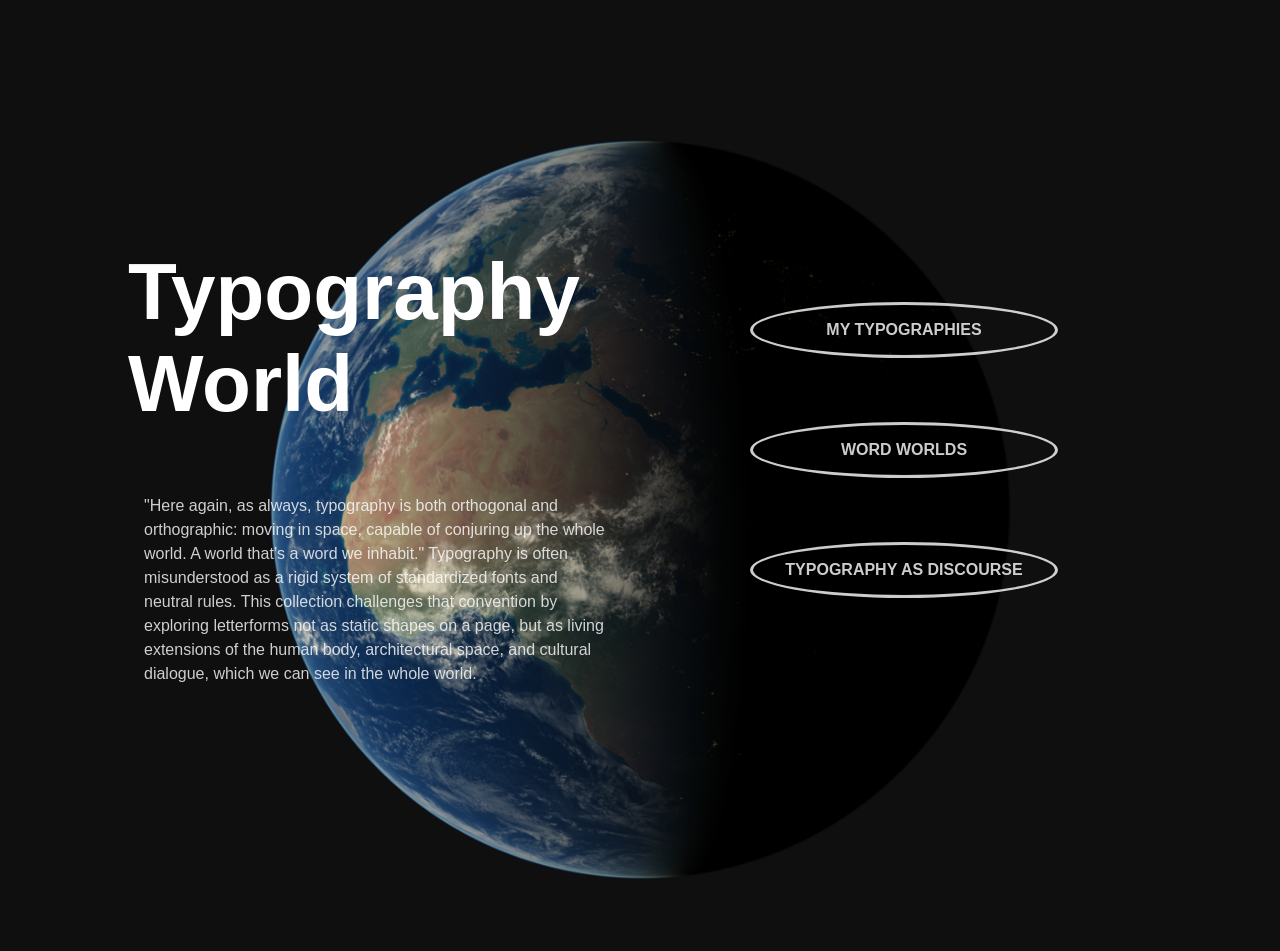
<file: index.html>
<html>
	<head>
		<meta name="viewport" content="width=device-width, initial-scale=1">
		<title>Binding</title>
		<style>
			@import 'styles/reset.css' layer(reset);
			@import 'styles/common.css' layer(common);
		</style>
	</head>
	<body>
		<main>
		<header>
			<h1>Typography World</h1>
			<p class="explanation">"Here again, as always, typography is both orthogonal and orthographic: moving in space, capable of conjuring up the whole world. A world that’s a word we inhabit." Typography is often misunderstood as a rigid system of standardized fonts and neutral rules. This collection challenges that convention by exploring letterforms not as static shapes on a page, but as living extensions of the human body, architectural space, and cultural dialogue, which we can see in the whole world.</p>
		</header>
		<nav>
			<ol>
				<li><a href="my-typographies/"> MY TYPOGRAPHIES</a></li>
				<li><a href="word-worlds/"> WORD WORLDS</a></li>
				<li><a href="discourse/"> TYPOGRAPHY AS DISCOURSE</a></li>
			</ol>
		</nav>
	</main>
	<figure>
		<img src="Earth-Photo.png" alt="Earth image">
	</figure>
	</body>
</html>
</file>
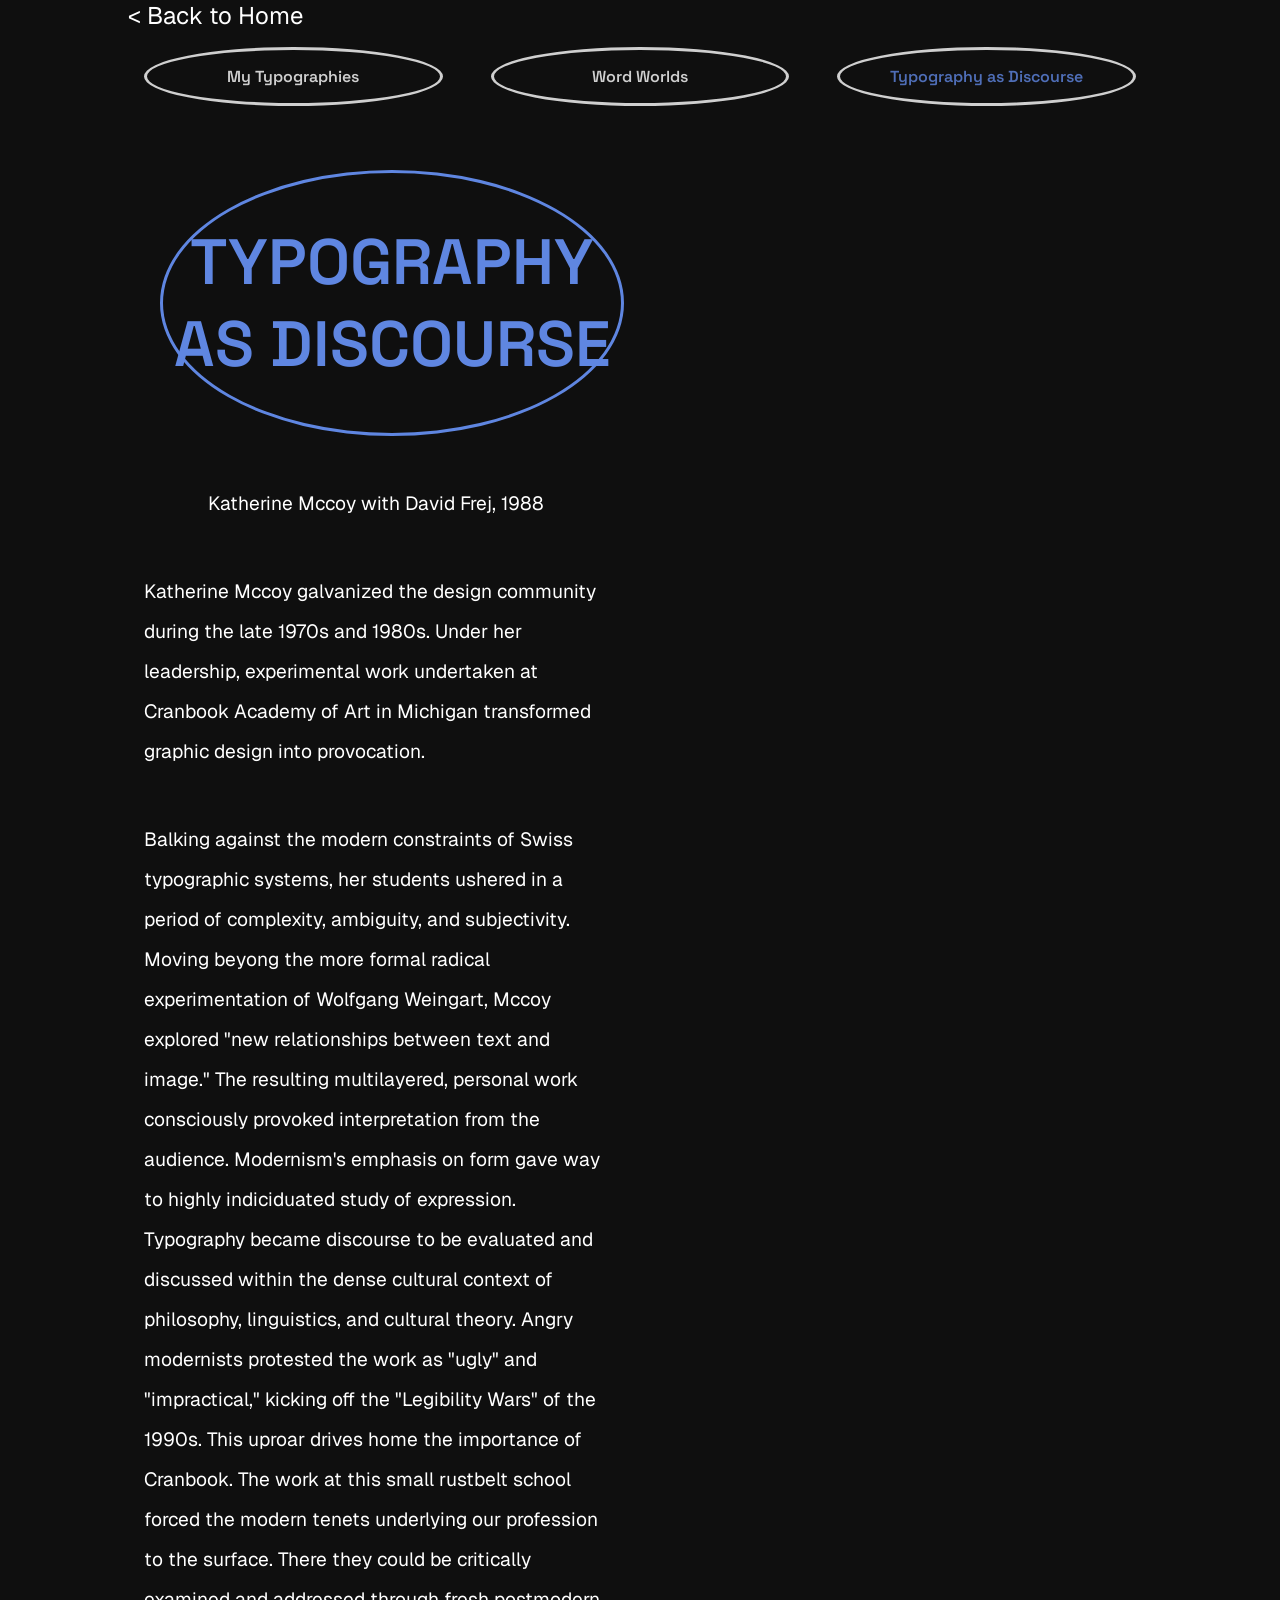
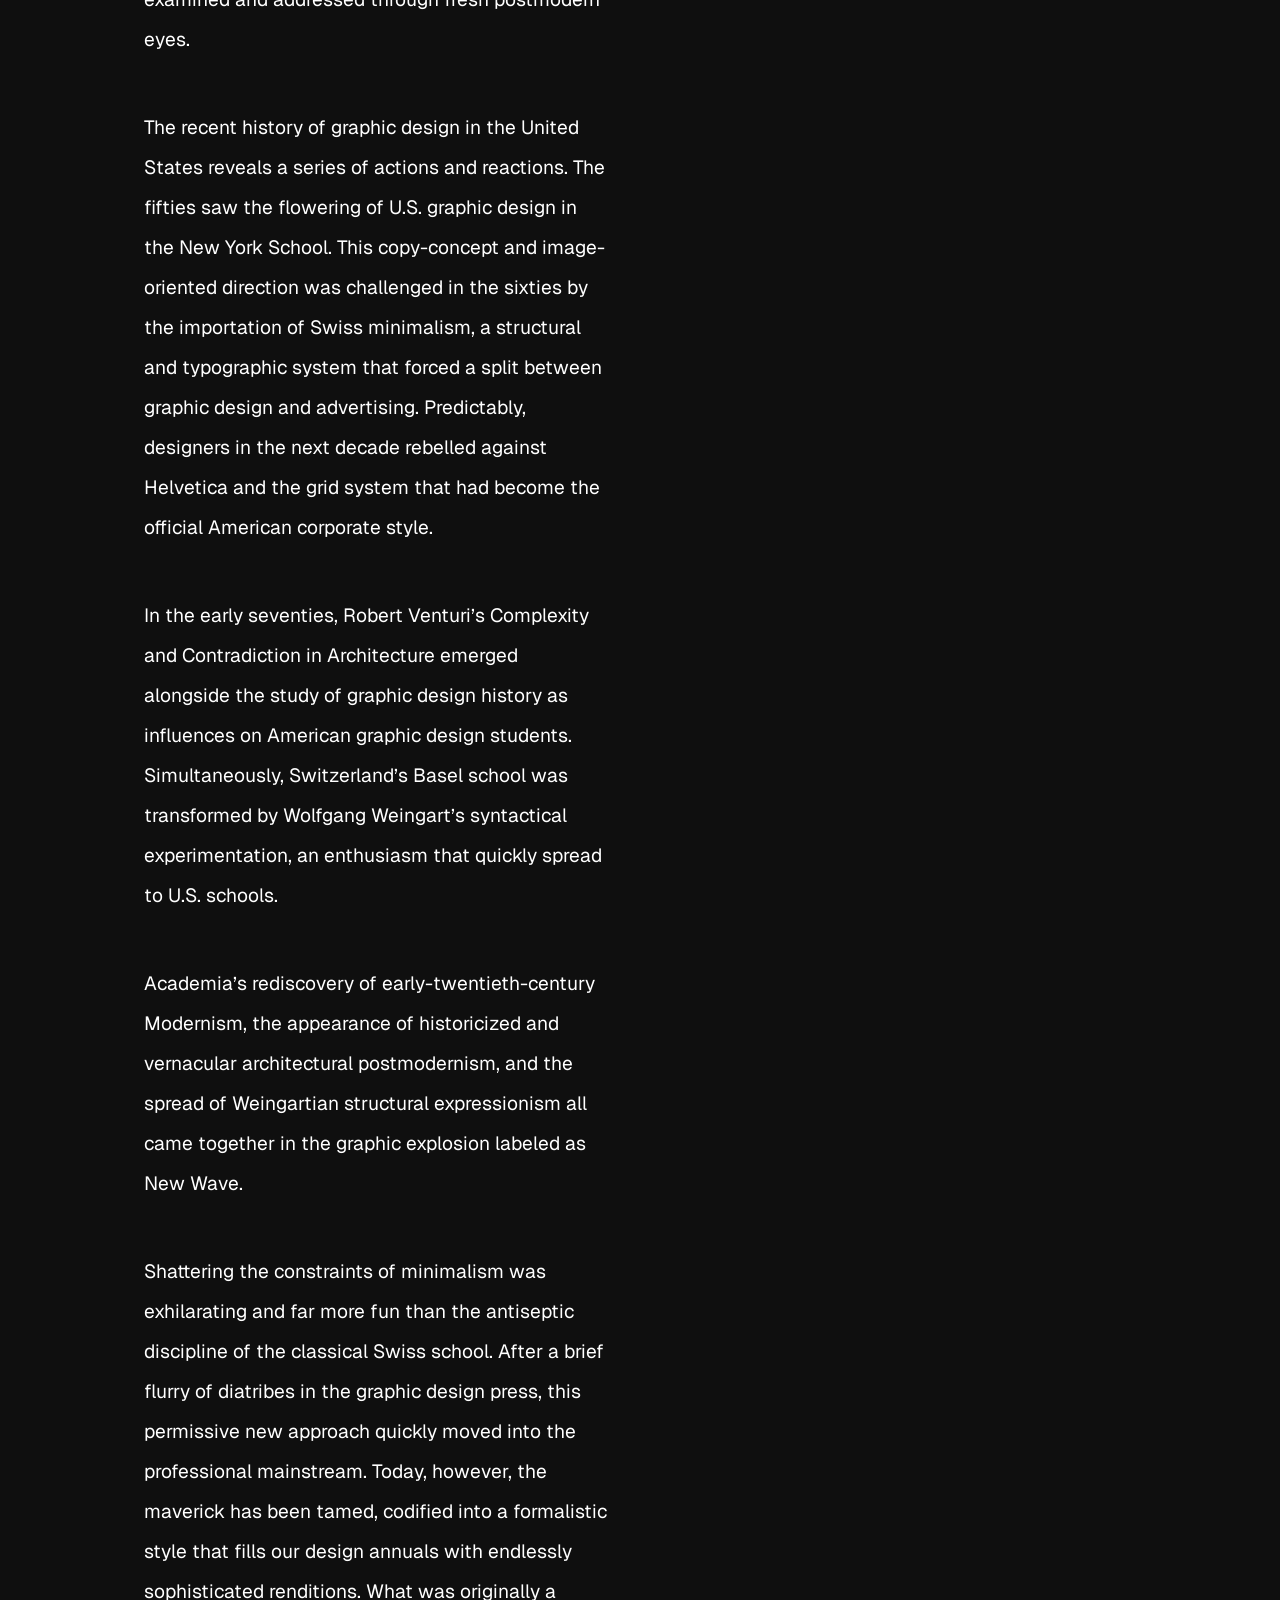
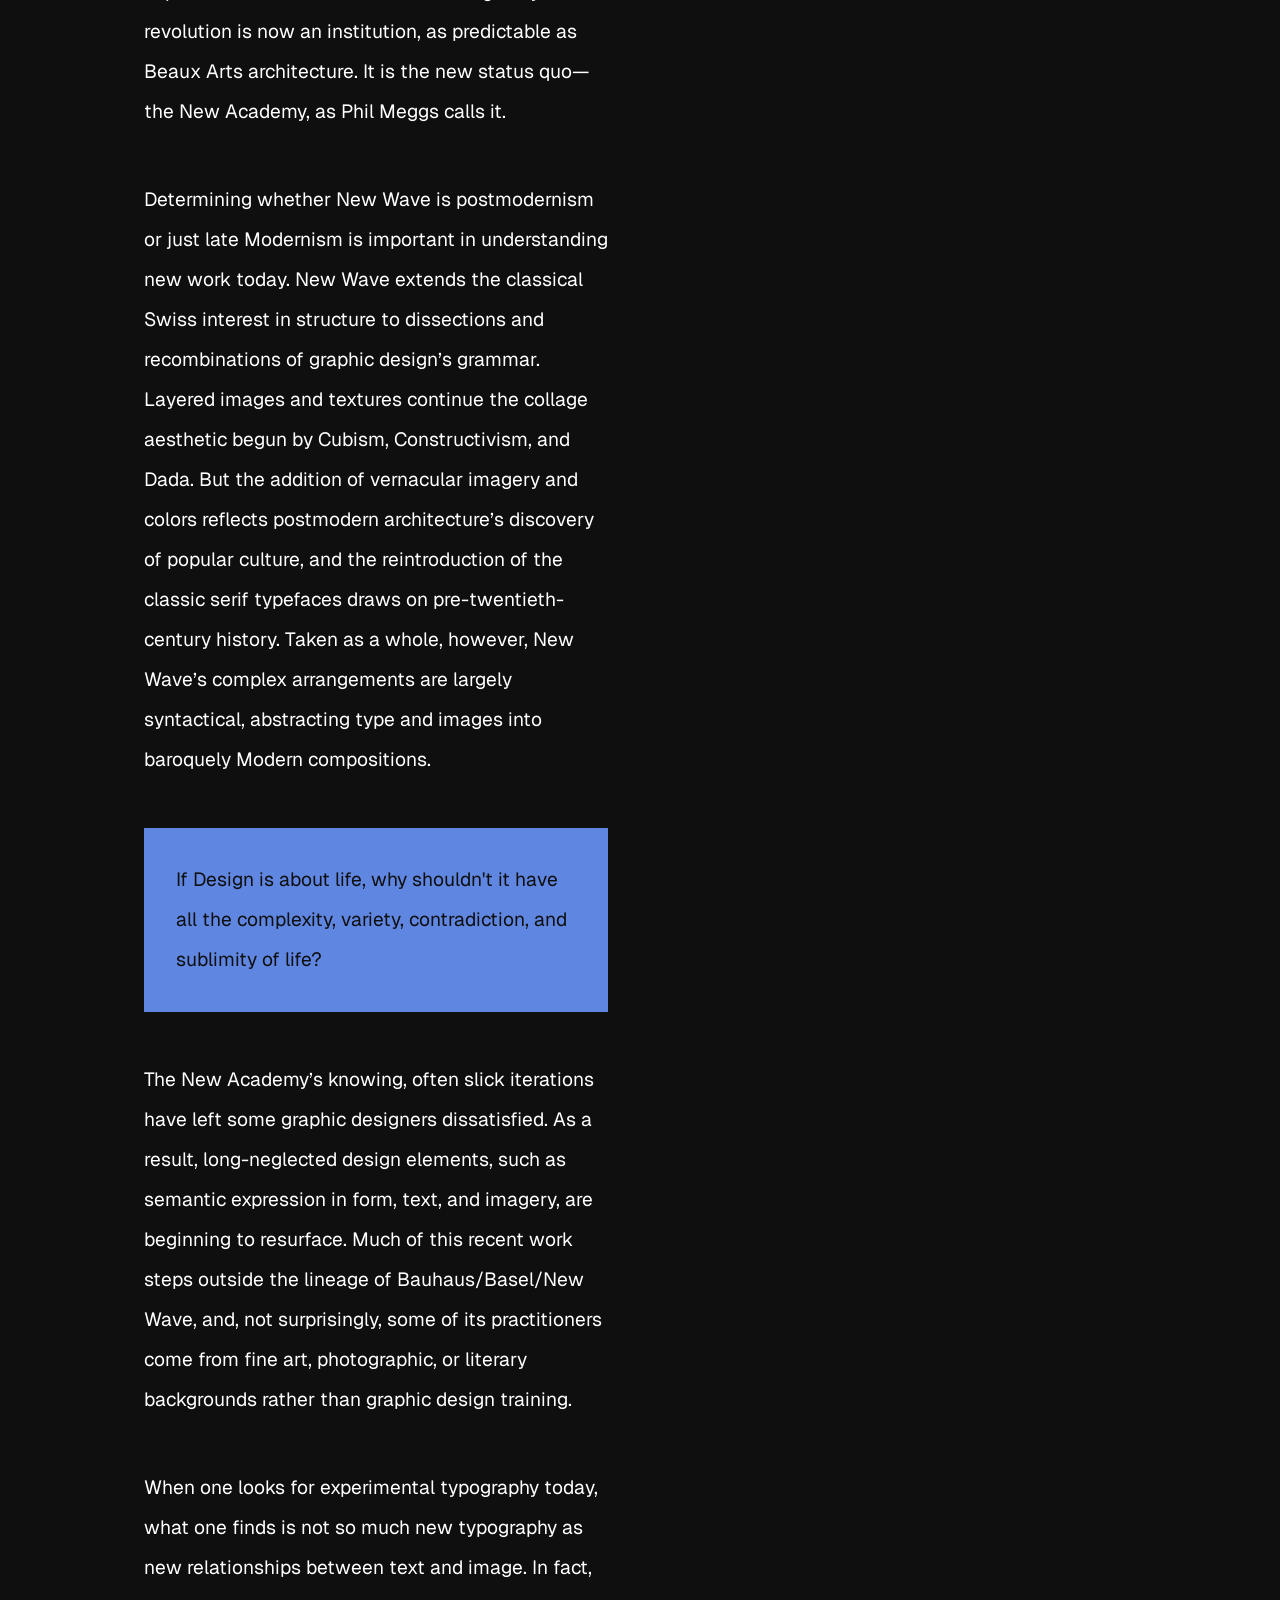
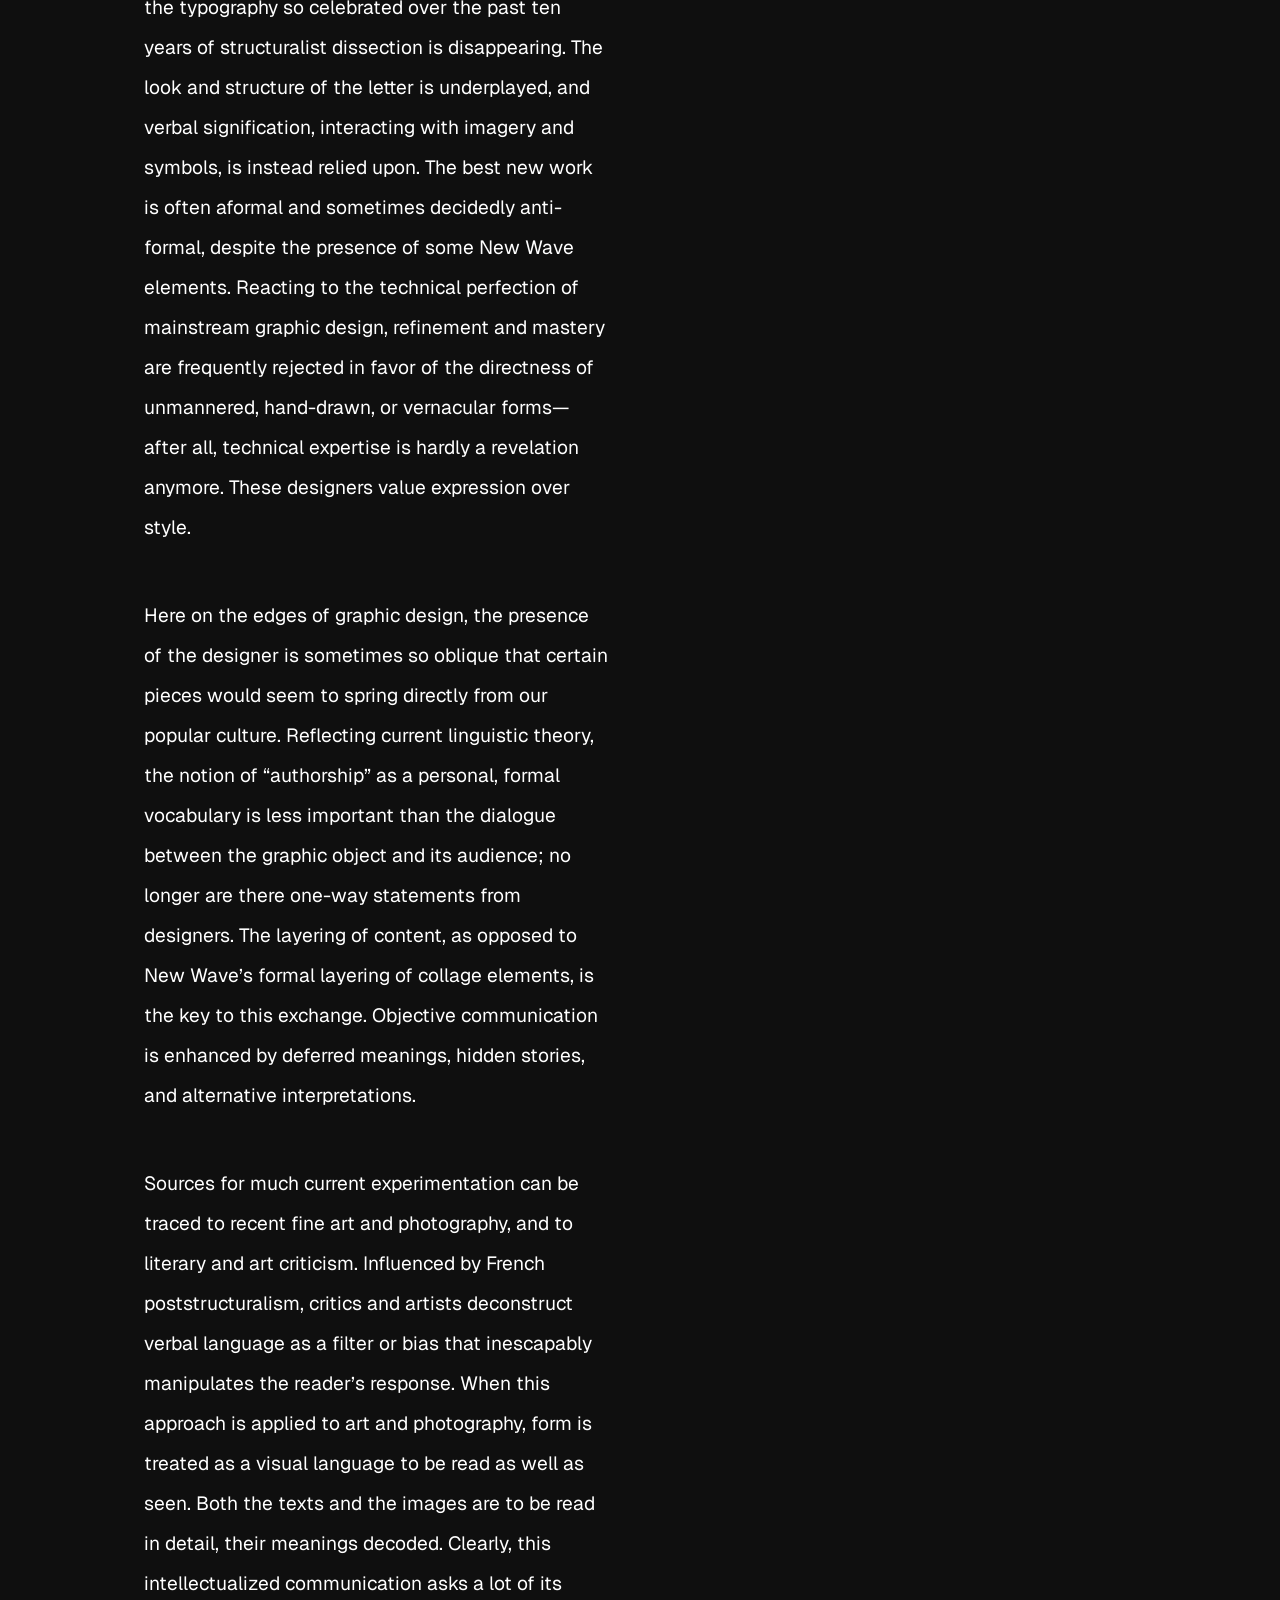
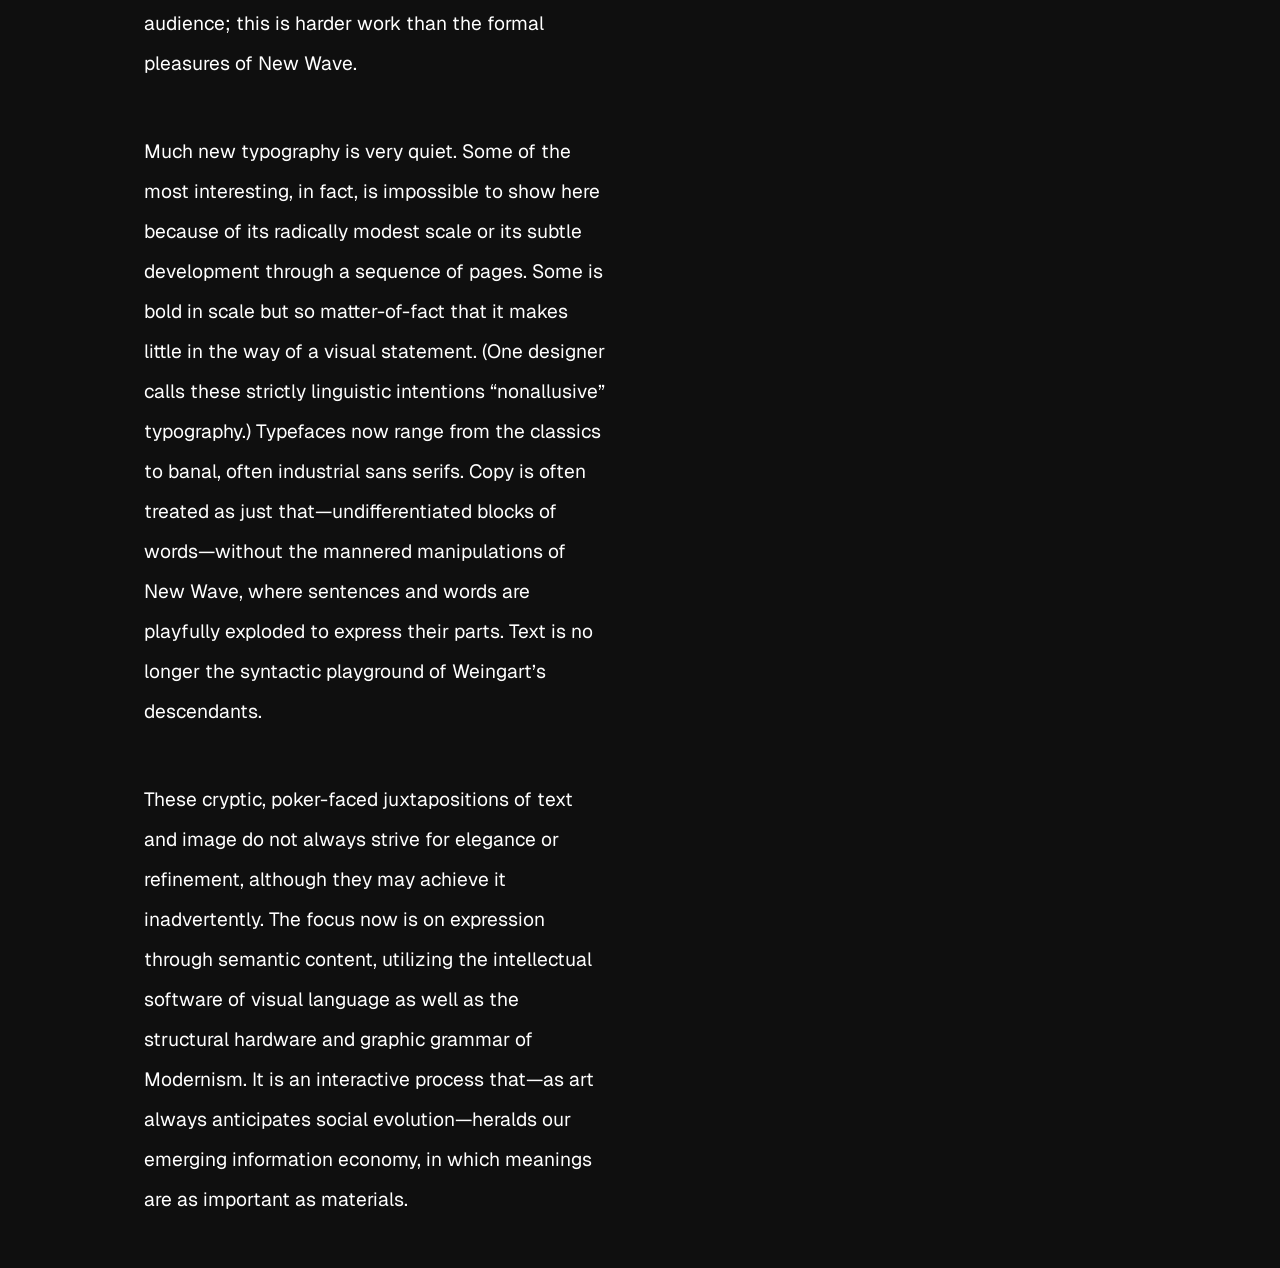
<file: discourse/index.html>
<html>
	<head>
		<meta name="viewport" content="width=device-width, initial-scale=1">
		<title>third one</title>
		<style>
			@import '../styles/reset.css' layer(reset);
			@import '../styles/common.css' layer(common);
			@import 'style.css' layer(page);
		</style>
		<link rel="preconnect" href="https://fonts.googleapis.com">
		<link rel="preconnect" href="https://fonts.gstatic.com" crossorigin>
		<link href="https://fonts.googleapis.com/css2?family=Archivo:ital,wght@0,100..900;1,100..900&family=Cardo:ital,wght@0,400;0,700;1,400&family=Courier+Prime:ital,wght@0,400;0,700;1,400;1,700&family=Do+Hyeon&family=Geist+Pixel&family=Geist:ital,wght@0,100..900;1,100..900&family=Manrope:wght@200..800&family=Newsreader:ital,opsz,wght@0,6..72,200..800;1,6..72,200..800&family=Oswald:wght@200..700&family=Oxanium:wght@200..800&family=Playfair+Display:ital,wght@0,400..900;1,400..900&family=Space+Grotesk:wght@300..700&family=Syne:wght@400..800&display=swap" rel="stylesheet">
	</head>
	<body>
		<nav>
			<a id= "back-home" href="../"> < Back to Home</a>
			<ol>
				<li><a href="../my-typographies/">My Typographies</a></li>
				<li><a href="../word-worlds/">Word Worlds</a></li>
				<li><a class="active" href="../discourse/">Typography as Discourse</a></li>
			</ol>
		</nav>

		<main>
		<article id="typography-as-discourse">
			<header>
				<hgroup>
					<h2>TYPOGRAPHY AS DISCOURSE</h2>
					<p class="time">Katherine Mccoy with David Frej, 1988</p>
				</hgroup>
			</header>
			<section>
				<p>Katherine Mccoy galvanized the design community during the late 1970s and 1980s. Under her leadership, experimental work undertaken at Cranbook Academy of Art in Michigan transformed graphic design into provocation.</p>
				<p>Balking against the modern constraints of Swiss typographic systems, her students ushered in a period of complexity, ambiguity, and subjectivity. Moving beyong the more formal radical experimentation of Wolfgang Weingart, Mccoy explored "new relationships between text and image." The resulting multilayered, personal work consciously provoked interpretation from the audience. Modernism's emphasis on form gave way to highly indiciduated study of expression. Typography became discourse to be evaluated and discussed within the dense cultural context of philosophy, linguistics, and cultural theory. Angry modernists protested the work as "ugly" and "impractical," kicking off the "Legibility Wars" of the 1990s. This uproar drives home the importance of Cranbook. The work at this small rustbelt school forced the modern tenets underlying our profession to the surface. There they could be critically examined and addressed through fresh postmodern eyes.</p>
				<p>The recent history of graphic design in the United States reveals a series of actions and reactions. The fifties saw the flowering of U.S. graphic design in the New York School. This copy-concept and image-oriented direction was challenged in the sixties by the importation of Swiss minimalism, a structural and typographic system that forced a split between graphic design and advertising. Predictably, designers in the next decade rebelled against Helvetica and the grid system that had become the official American corporate style.</p>
				<p>In the early seventies, Robert Venturi’s Complexity and Contradiction in Architecture emerged alongside the study of graphic design history as influences on American graphic design students. Simultaneously, Switzerland’s Basel school was transformed by Wolfgang Weingart’s syntactical experimentation, an enthusiasm that quickly spread to U.S. schools.</p>
				<p>Academia’s rediscovery of early-twentieth-century Modernism, the appearance of historicized and vernacular architectural postmodernism, and the spread of Weingartian structural expressionism all came together in the graphic explosion labeled as New Wave.</p>
				<p>Shattering the constraints of minimalism was exhilarating and far more fun than the antiseptic discipline of the classical Swiss school. After a brief flurry of diatribes in the graphic design press, this permissive new approach quickly moved into the professional mainstream. Today, however, the maverick has been tamed, codified into a formalistic style that fills our design annuals with endlessly sophisticated renditions. What was originally a revolution is now an institution, as predictable as Beaux Arts architecture. It is the new status quo—the New Academy, as Phil Meggs calls it.</p>
				<p>Determining whether New Wave is postmodernism or just late Modernism is important in understanding new work today. New Wave extends the classical Swiss interest in structure to dissections and recombinations of graphic design’s grammar. Layered images and textures continue the collage aesthetic begun by Cubism, Constructivism, and Dada. But the addition of vernacular imagery and colors reflects postmodern architecture’s discovery of popular culture, and the reintroduction of the classic serif typefaces draws on pre-twentieth-century history. Taken as a whole, however, New Wave’s complex arrangements are largely syntactical, abstracting type and images into baroquely Modern compositions.</p>
				<blockquote>
					<p class="epigraph">If Design is about life, why shouldn't it have all the complexity, variety, contradiction, and sublimity of life?</p>
				</blockquote>
				<p>The New Academy’s knowing, often slick iterations have left some graphic designers dissatisfied. As a result, long-neglected design elements, such as semantic expression in form, text, and imagery, are beginning to resurface. Much of this recent work steps outside the lineage of Bauhaus/Basel/New Wave, and, not surprisingly, some of its practitioners come from fine art, photographic, or literary backgrounds rather than graphic design training.</p>
				<p>When one looks for experimental typography today, what one finds is not so much new typography as new relationships between text and image. In fact, the typography so celebrated over the past ten years of structuralist dissection is disappearing. The look and structure of the letter is underplayed, and verbal signification, interacting with imagery and symbols, is instead relied upon. The best new work is often aformal and sometimes decidedly anti-formal, despite the presence of some New Wave elements. Reacting to the technical perfection of mainstream graphic design, refinement and mastery are frequently rejected in favor of the directness of unmannered, hand-drawn, or vernacular forms—after all, technical expertise is hardly a revelation anymore. These designers value expression over style.</p>
				<p>Here on the edges of graphic design, the presence of the designer is sometimes so oblique that certain pieces would seem to spring directly from our popular culture. Reflecting current linguistic theory, the notion of “authorship” as a personal, formal vocabulary is less important than the dialogue between the graphic object and its audience; no longer are there one-way statements from designers. The layering of content, as opposed to New Wave’s formal layering of collage elements, is the key to this exchange. Objective communication is enhanced by deferred meanings, hidden stories, and alternative interpretations.</p>
				<p>Sources for much current experimentation can be traced to recent fine art and photography, and to literary and art criticism. Influenced by French poststructuralism, critics and artists deconstruct verbal language as a filter or bias that inescapably manipulates the reader’s response. When this approach is applied to art and photography, form is treated as a visual language to be read as well as seen. Both the texts and the images are to be read in detail, their meanings decoded. Clearly, this intellectualized communication asks a lot of its audience; this is harder work than the formal pleasures of New Wave.</p>
				<p>Much new typography is very quiet. Some of the most interesting, in fact, is impossible to show here because of its radically modest scale or its subtle development through a sequence of pages. Some is bold in scale but so matter-of-fact that it makes little in the way of a visual statement. (One designer calls these strictly linguistic intentions “nonallusive” typography.) Typefaces now range from the classics to banal, often industrial sans serifs. Copy is often treated as just that—undifferentiated blocks of words—without the mannered manipulations of New Wave, where sentences and words are playfully exploded to express their parts. Text is no longer the syntactic playground of Weingart’s descendants.</p>
				<p>These cryptic, poker-faced juxtapositions of text and image do not always strive for elegance or refinement, although they may achieve it inadvertently. The focus now is on expression through semantic content, utilizing the intellectual software of visual language as well as the structural hardware and graphic grammar of Modernism. It is an interactive process that—as art always anticipates social evolution—heralds our emerging information economy, in which meanings are as important as materials.</p>
			</section>
		</article>
		</main>
	</body>
</html>
</file>
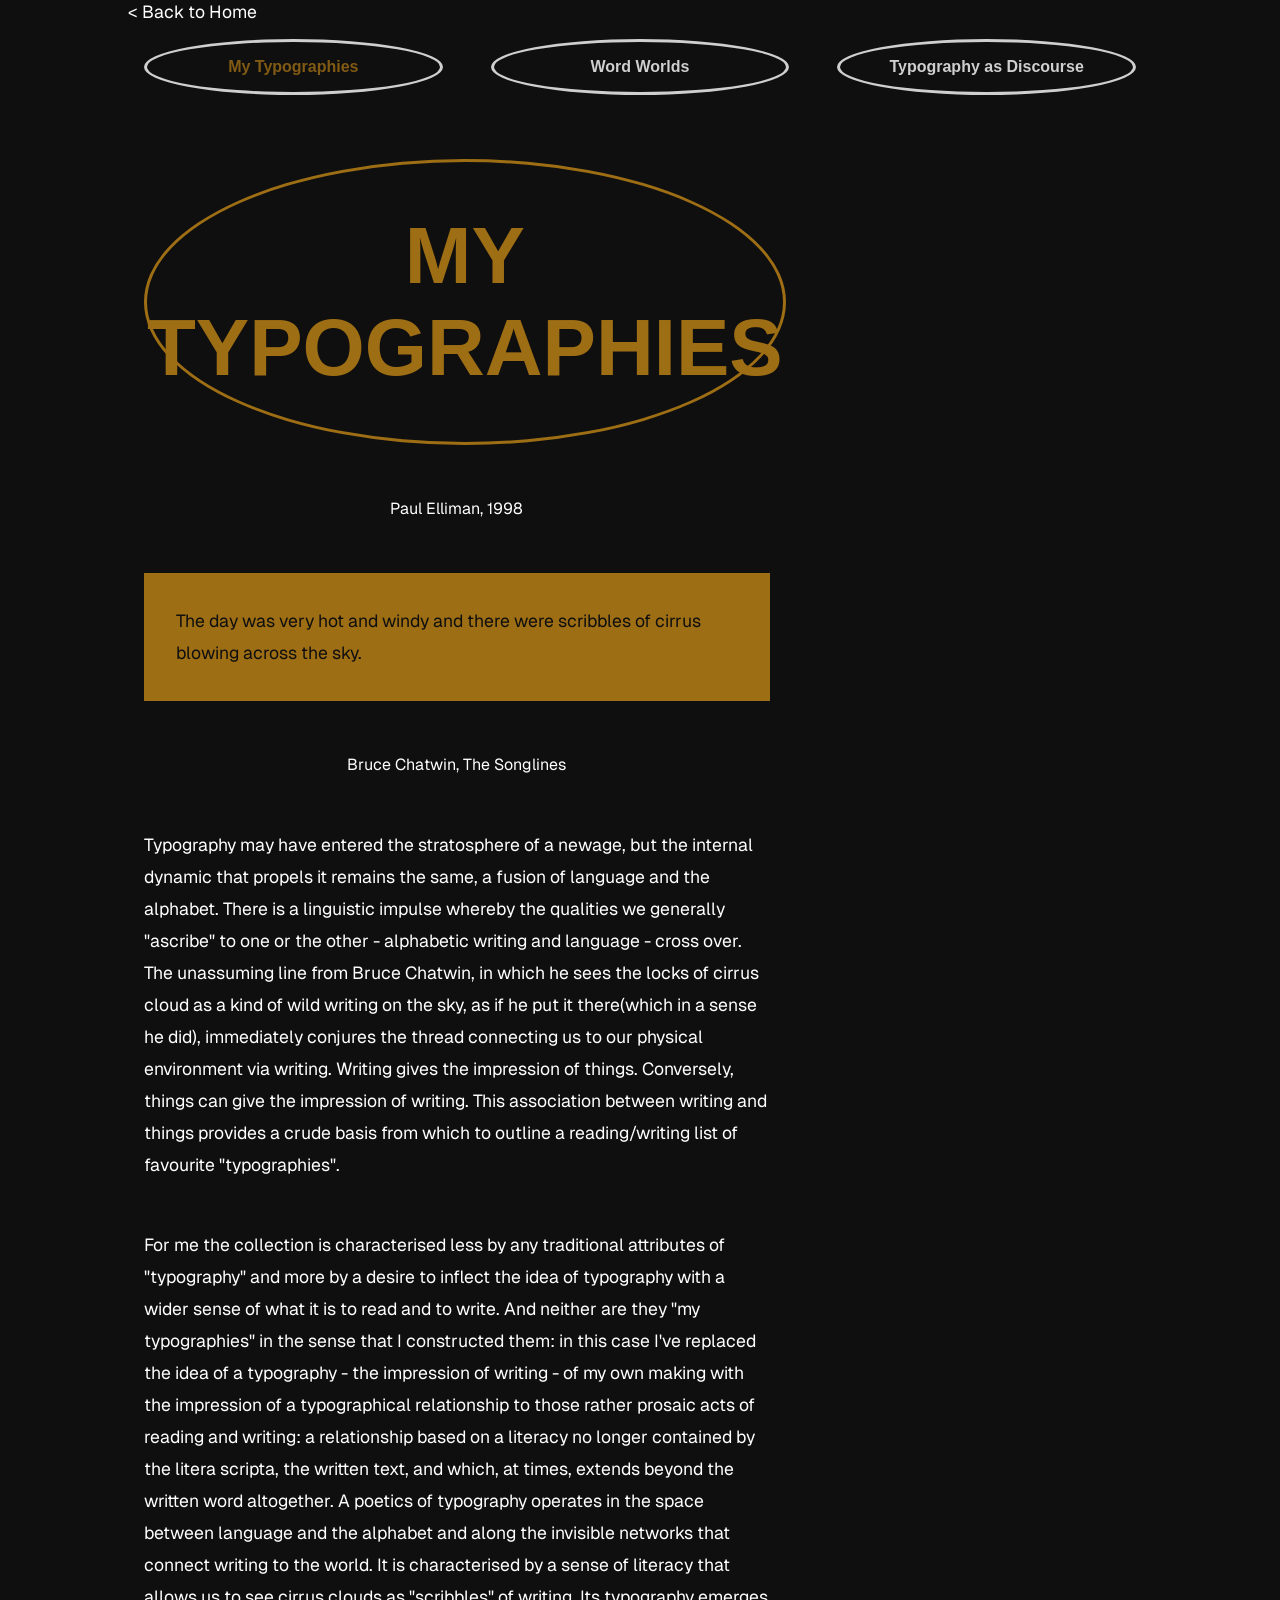
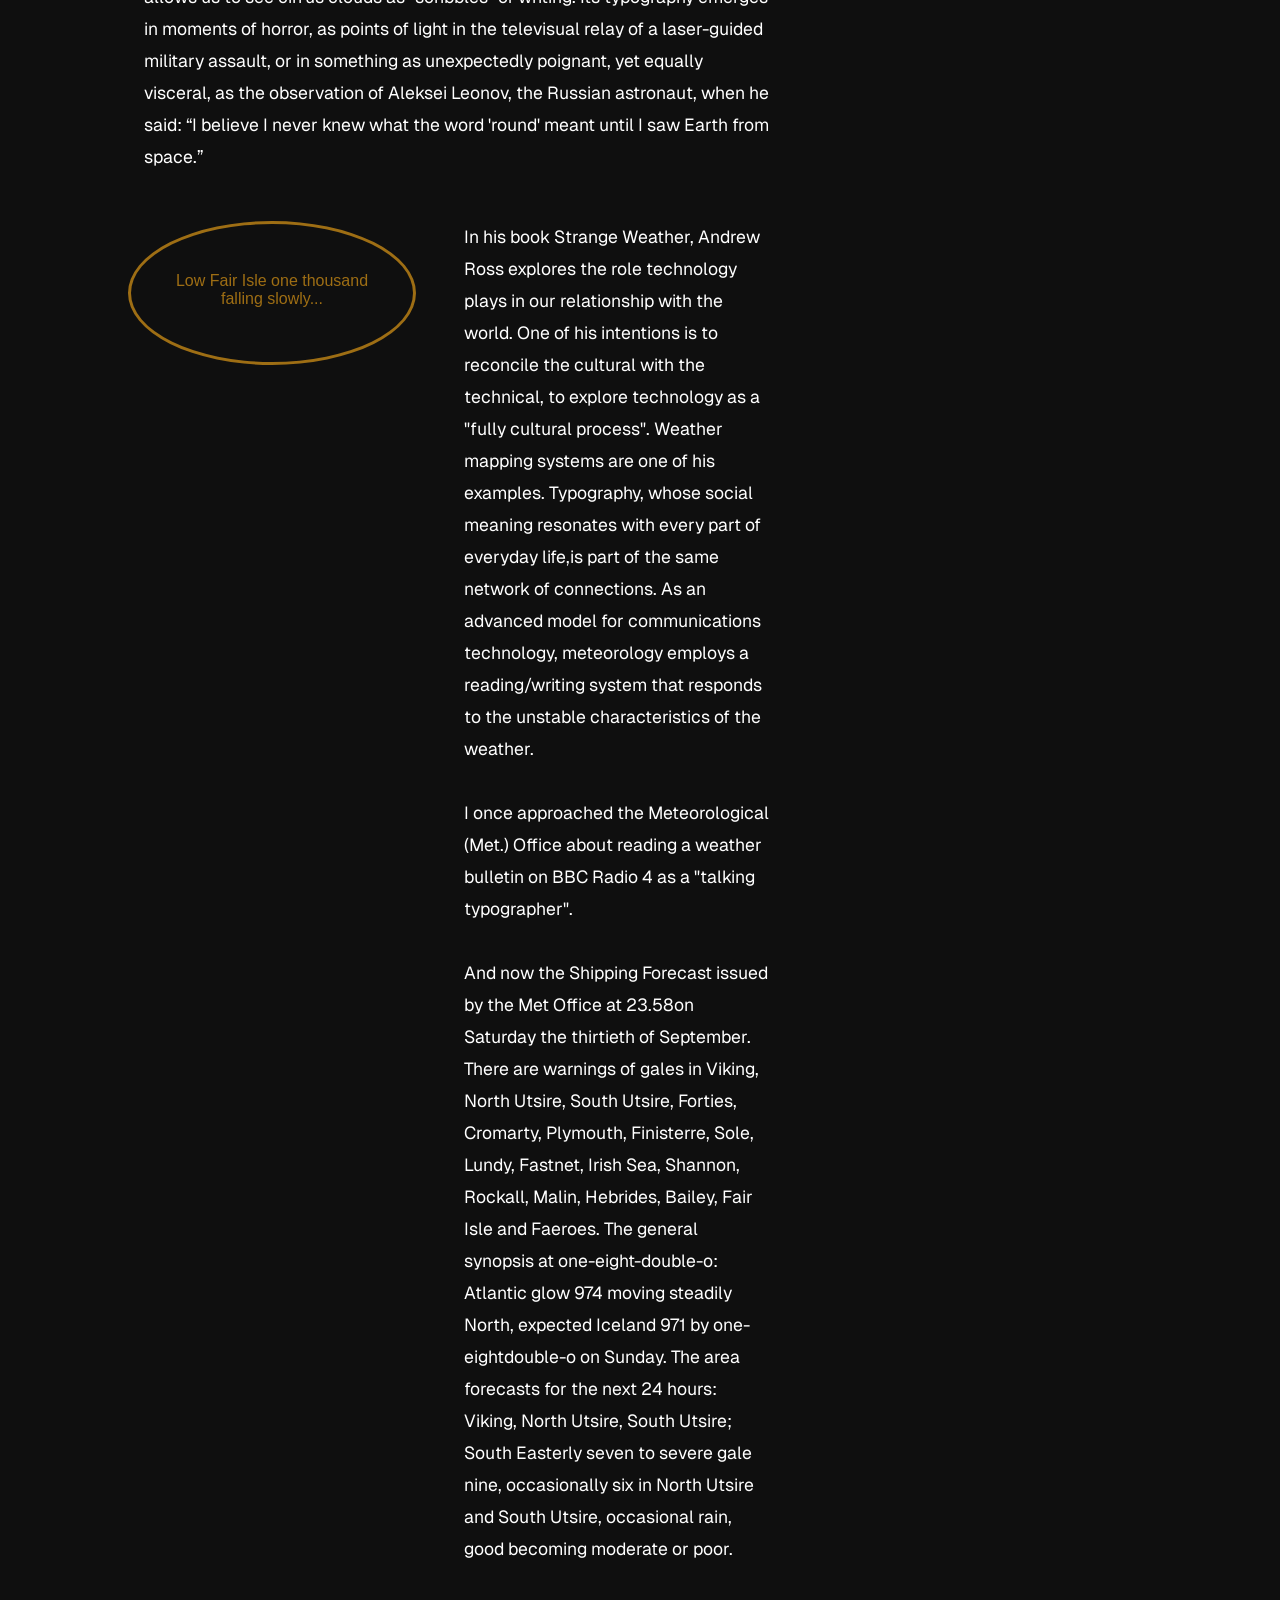
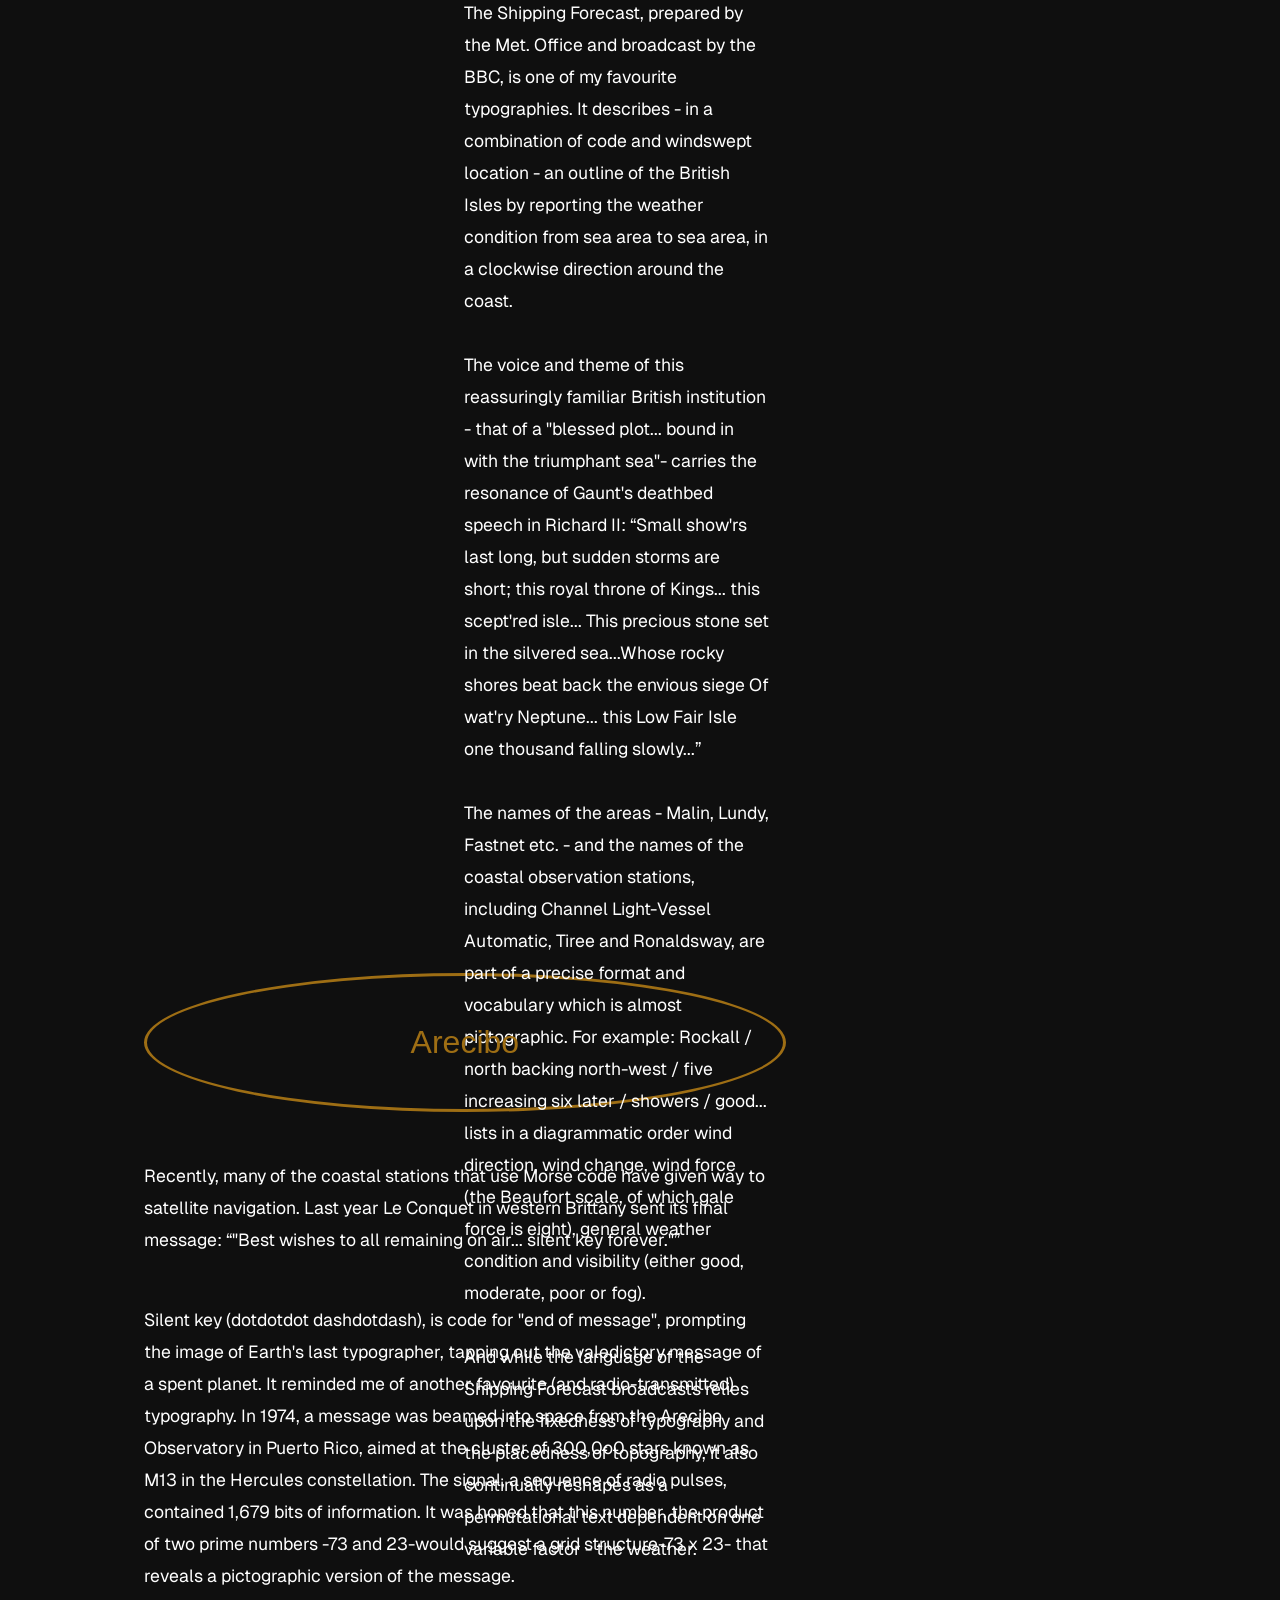
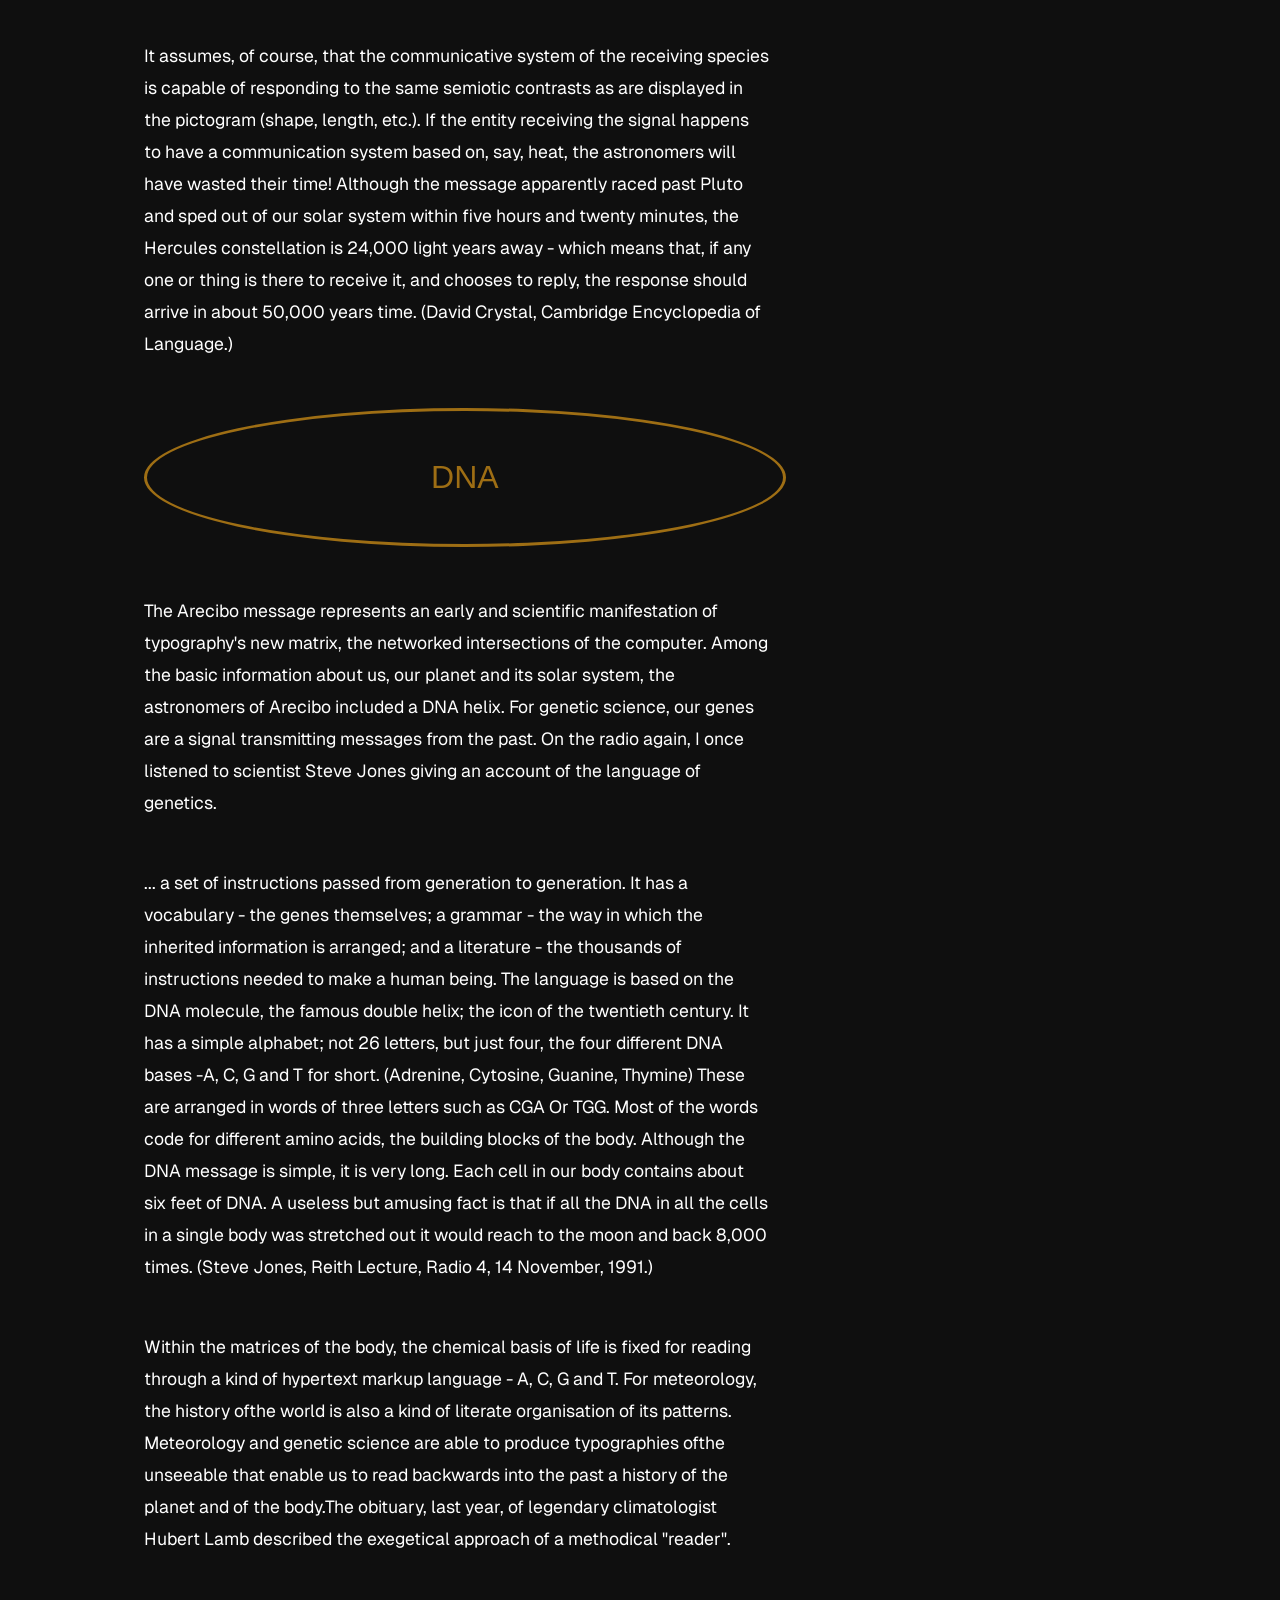
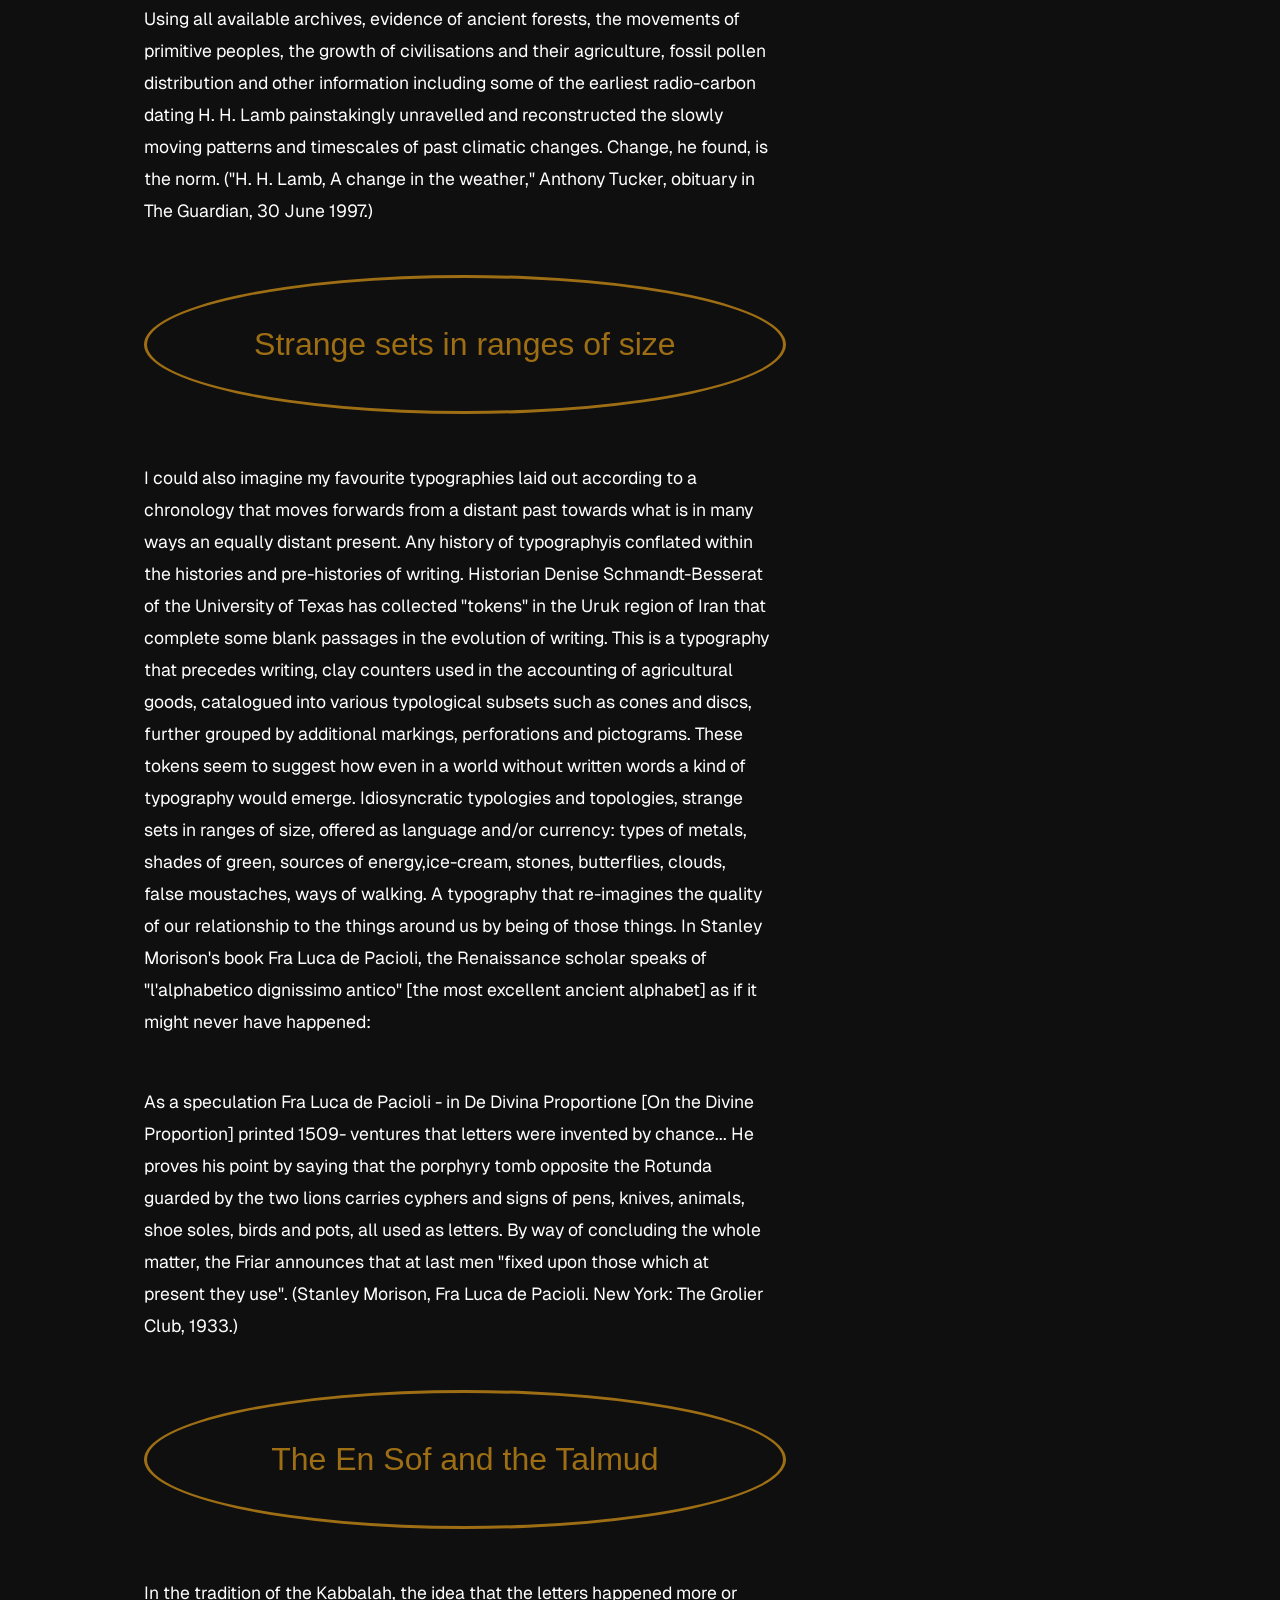
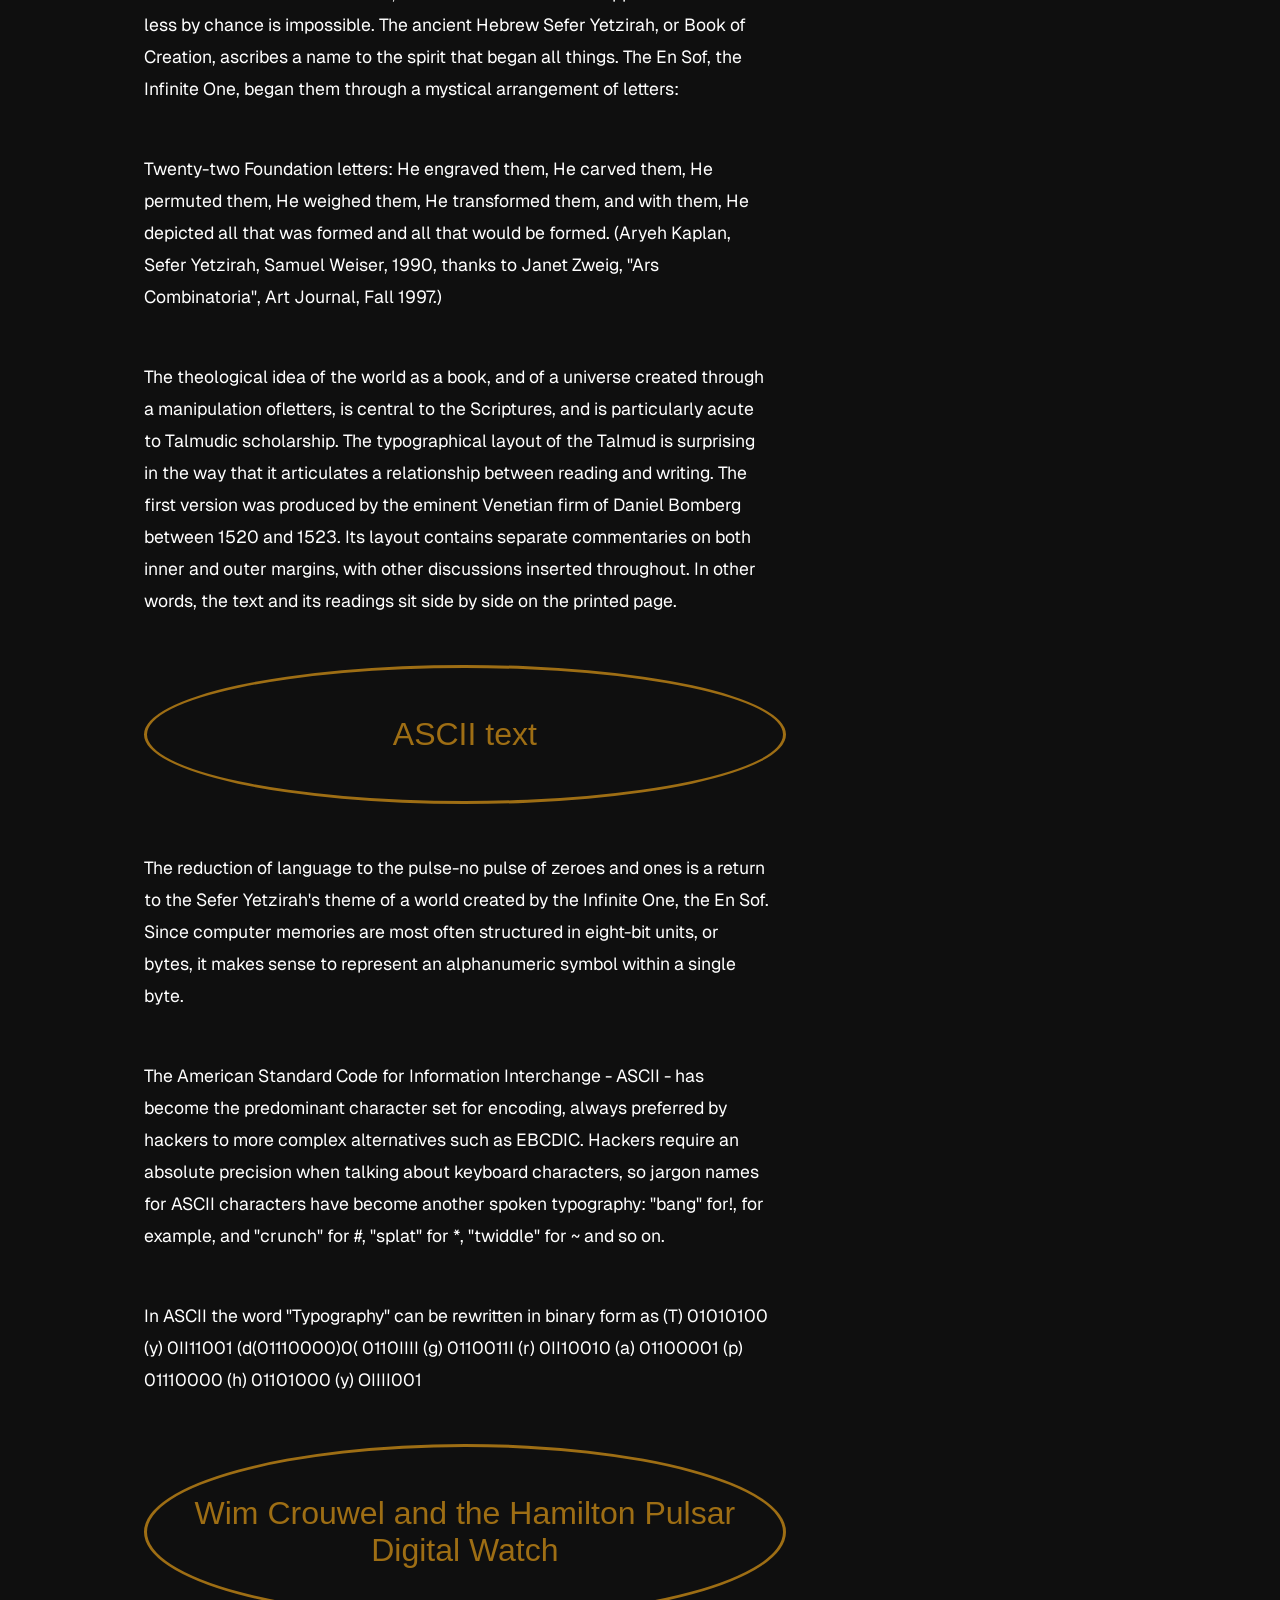
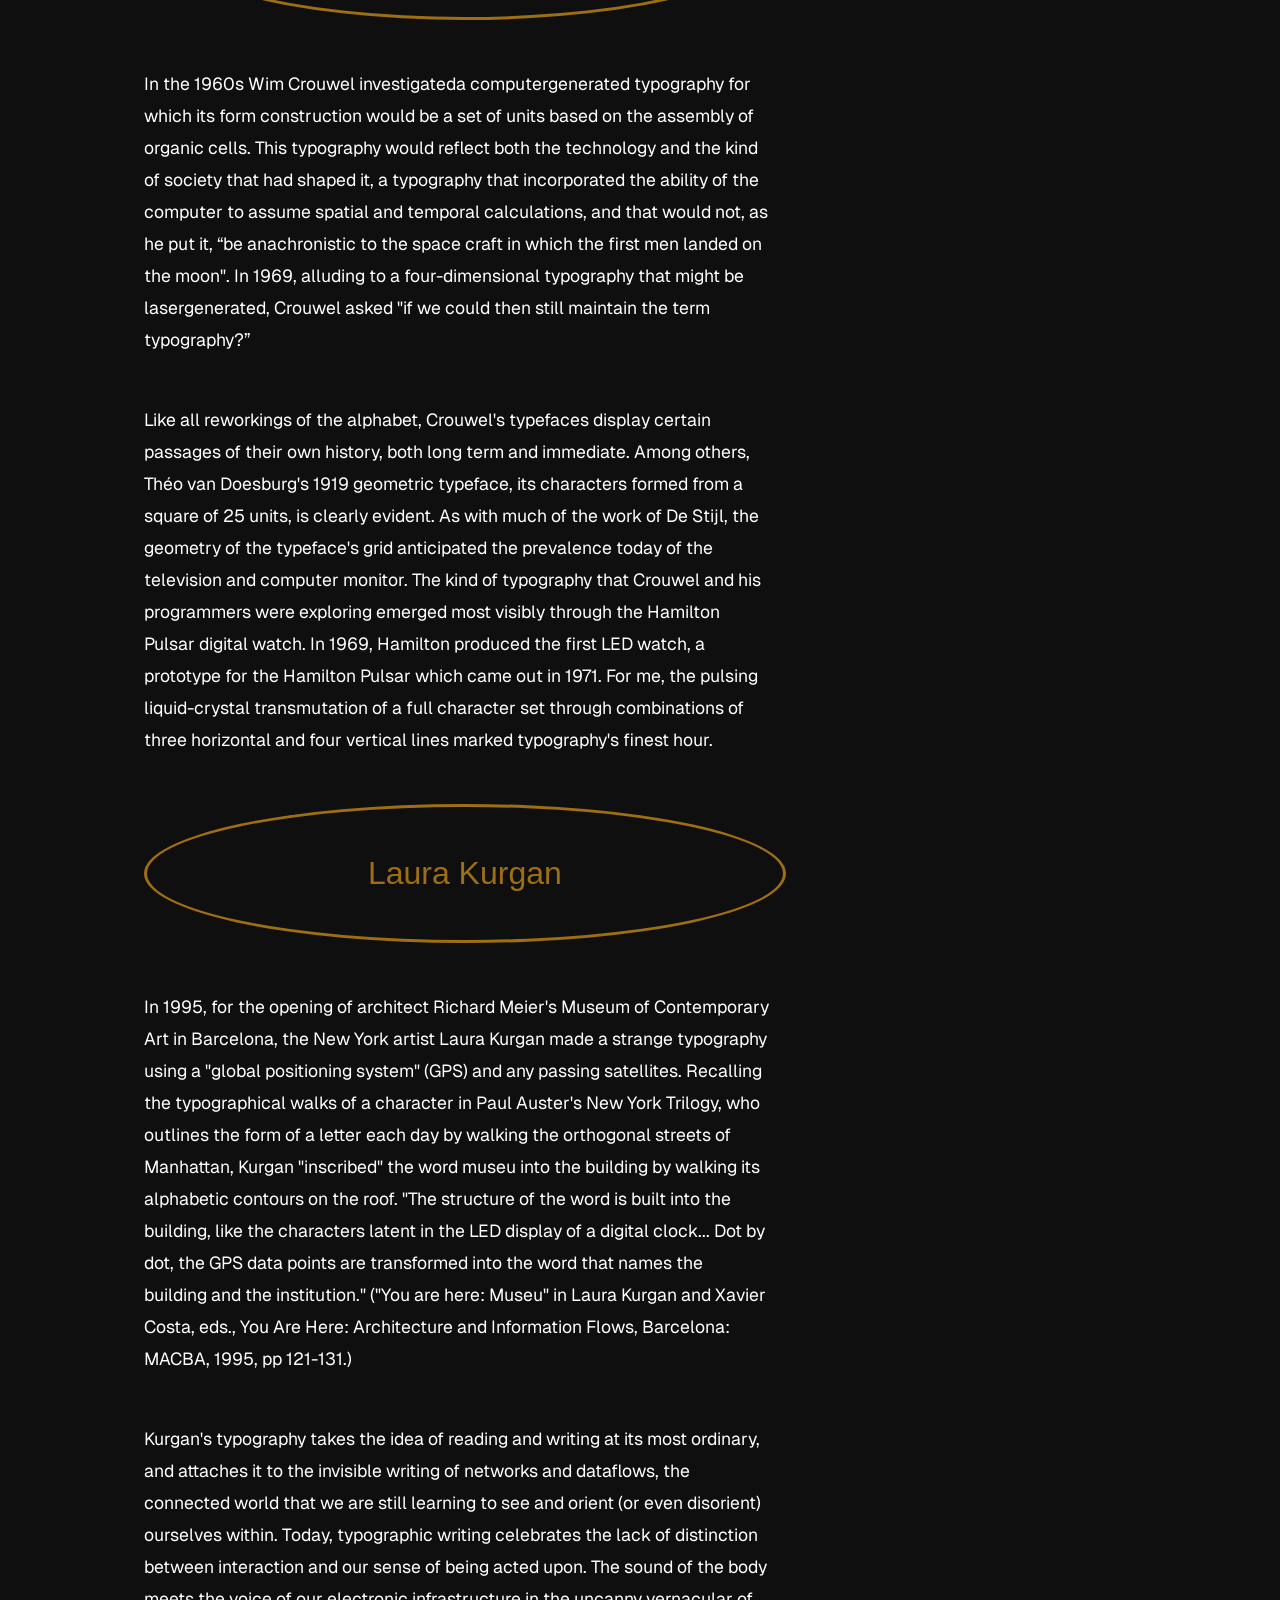
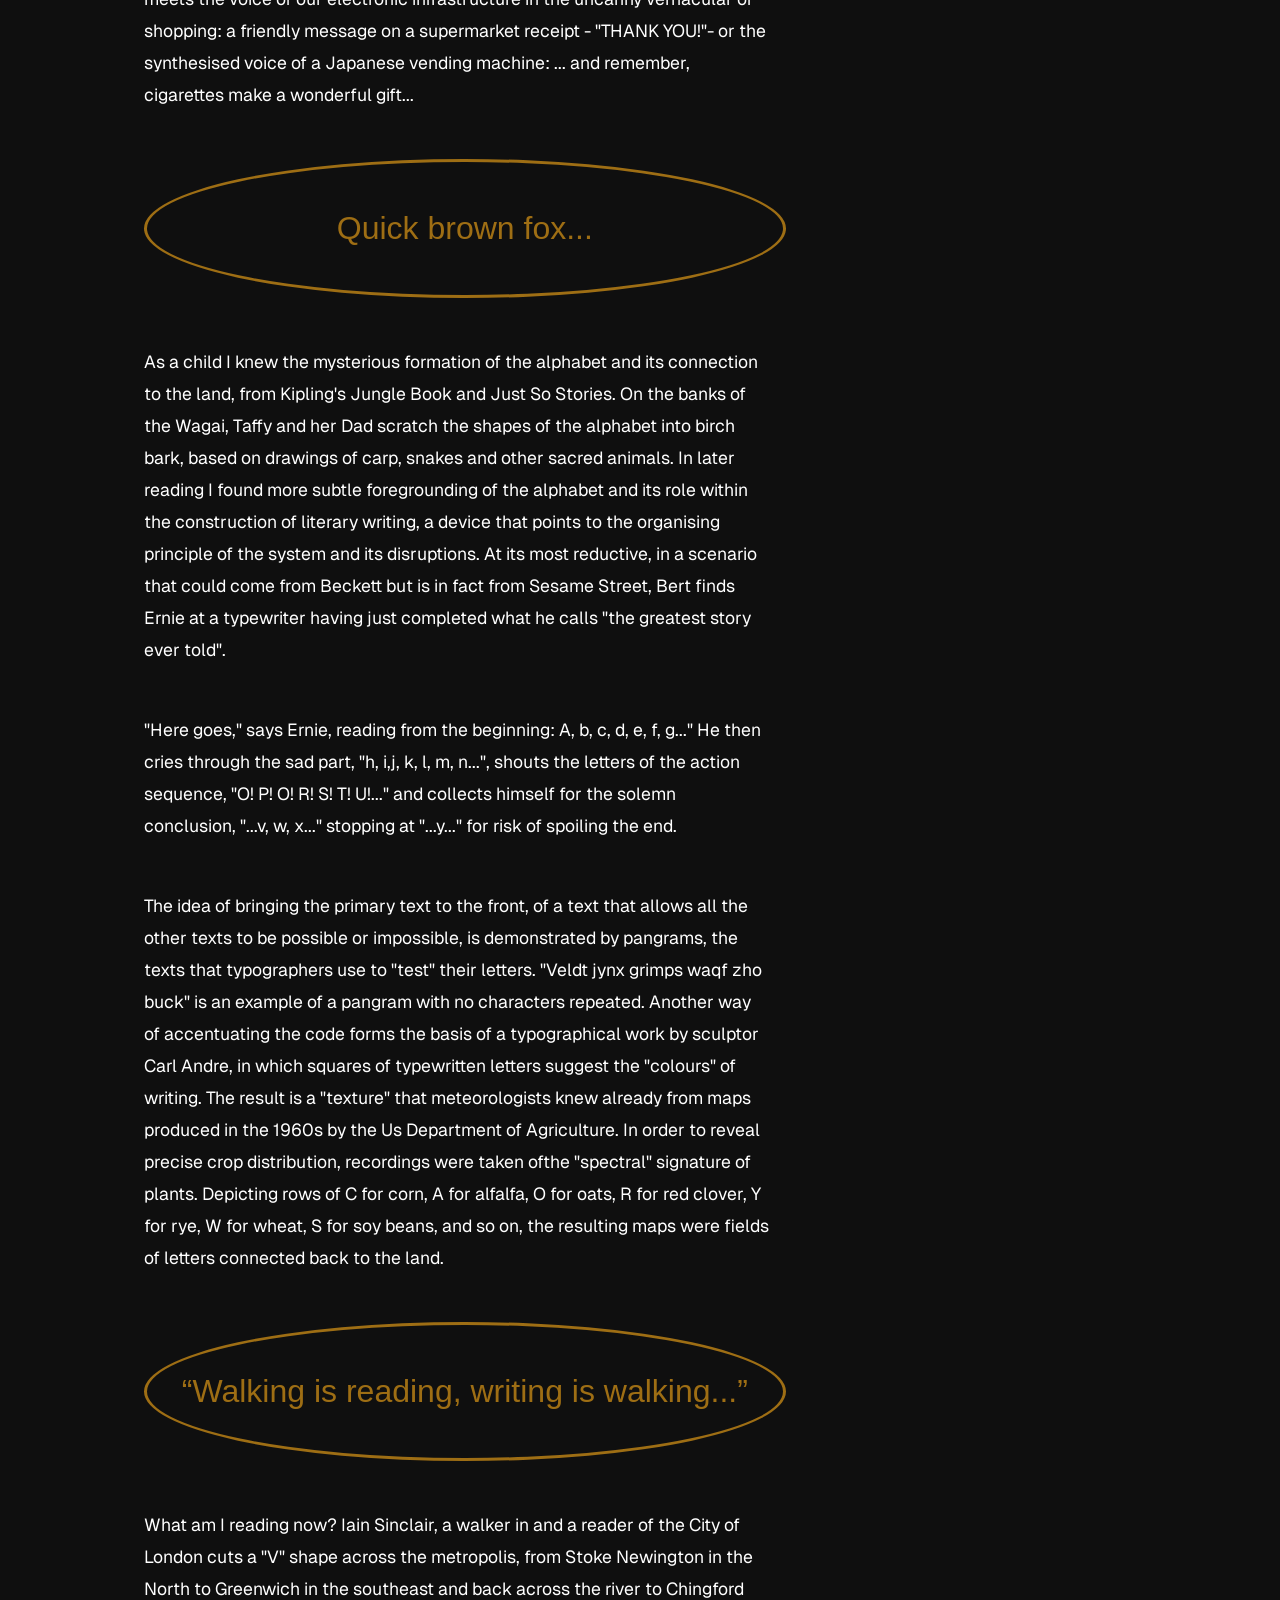
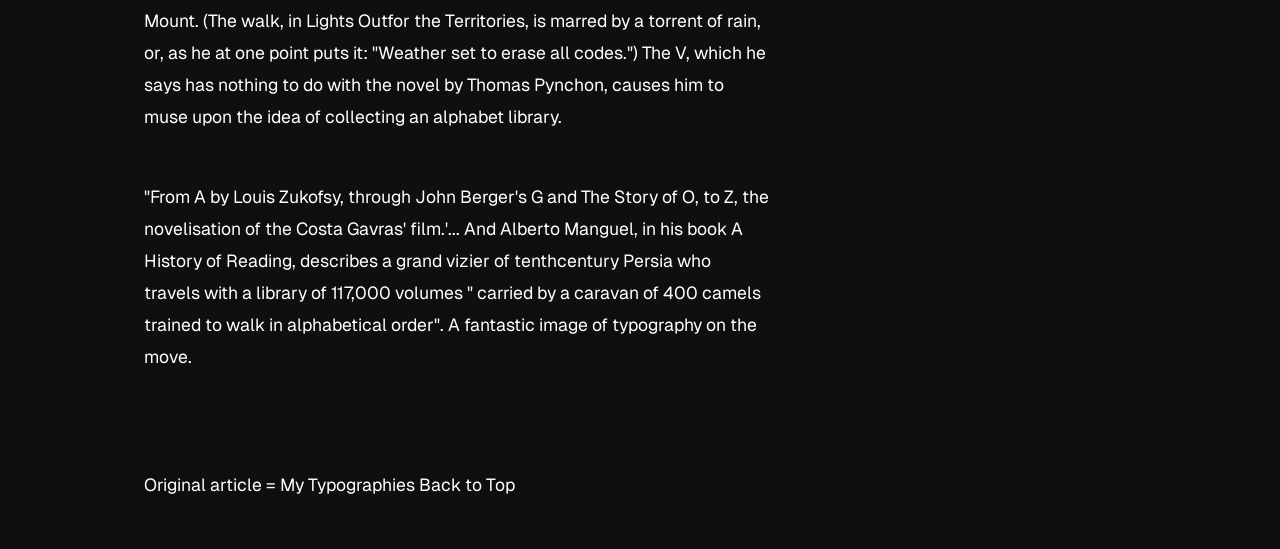
<file: my-typographies/index.html>
<html>
	<head>
		<meta name="viewport" content="width=device-width, initial-scale=1">
		<title>first one</title>
		<style>
			@import '../styles/reset.css' layer(reset);
			@import '../styles/common.css' layer(common);
			@import 'style.css' layer(page);
		</style>
		<link rel="preconnect" href="https://fonts.googleapis.com">
		<link rel="preconnect" href="https://fonts.gstatic.com" crossorigin>
		<link href="https://fonts.googleapis.com/css2?family=Cardo:ital,wght@0,400;0,700;1,400&family=Courier+Prime:ital,wght@0,400;0,700;1,400;1,700&family=Do+Hyeon&family=Geist+Pixel&family=Geist:ital,wght@0,100..900;1,100..900&family=Manrope:wght@200..800&family=Newsreader:ital,opsz,wght@0,6..72,200..800;1,6..72,200..800&family=Oswald:wght@200..700&family=Oxanium:wght@200..800&family=Playfair+Display:ital,wght@0,400..900;1,400..900&display=swap" rel="stylesheet">
	</head>
	<body>
		<nav>
			<a id= "back-home" href="../"> < Back to Home</a>
			<ol>
				<li><a class="active" href="../my-typographies/">My Typographies</a></li>
				<li><a href="../word-worlds/">Word Worlds</a></li>
				<li><a href="../discourse/">Typography as Discourse</a></li>
			</ol>
		</nav>

		<main>
		<article id="my-typographies">
			<header>
				<hgroup>
					<h2>MY TYPOGRAPHIES</h2>
					<p class="time">Paul Elliman, 1998</p>
				</hgroup>
			</header>
			<section>
				<blockquote>
					<p class="epigraph">The day was very hot and windy and there were scribbles of cirrus blowing across the sky.</p>
					<p class="author">Bruce Chatwin, The Songlines
				</blockquote>

				<p>Typography may have entered the stratosphere of a newage, but the internal dynamic that propels it remains the same, <strong>a fusion of language and the alphabet.</strong> There is a linguistic impulse whereby the qualities we generally "ascribe" to one or the other - alphabetic writing and language - cross over. The unassuming line from Bruce Chatwin, in which he sees the locks of cirrus cloud as a kind of wild writing on the sky, as if he put it there(which in a sense he did), immediately conjures the thread connecting us to our physical environment via writing. Writing gives the impression of things. Conversely, things can give the impression of writing. This association between writing and things provides a crude basis from which to outline a reading/writing list of favourite <em>"typographies".</em>
				</p>

				<p class="indent">For me the collection is characterised less by any traditional attributes of "typography" and more by a desire to inflect the idea of typography with a wider sense of what it is to read and to write. And neither are they "my typographies" in the sense that I constructed them: in this case I've replaced the idea of a typography - the impression of writing - of my own making with the impression of a typographical relationship to those rather prosaic acts of reading and writing: <strong>a relationship based on a literacy no longer contained by the <em>litera scripta</em>, the written text, and which, at times, extends beyond the written word altogether.</strong> A poetics of typography operates in the space between language and the alphabet and along the invisible networks that connect writing to the world. It is characterised by a sense of literacy that allows us to see cirrus clouds as "scribbles" of writing. Its typography emerges in moments of horror, as points of light in the televisual relay of a laser-guided military assault, or in something as unexpectedly poignant, yet equally visceral, as the observation of Aleksei Leonov, the Russian astronaut, when he said: <q>I believe I never knew what the word 'round' meant until I saw Earth from space.</q>
				</p>
			<section class="entry">
				<h3>Low Fair Isle one thousand falling slowly...</h3>

				<p>In his book <em>Strange Weather</em>, Andrew Ross explores the role technology plays in our relationship with the world. One of his intentions is to reconcile the cultural with the technical, to explore technology as a "fully cultural process". Weather mapping systems are one of his examples. <strong>Typography, whose social meaning resonates with every part of everyday life,is part of the same network of connections.</strong> As an advanced model for communications technology, meteorology employs a reading/writing system that responds to the unstable characteristics of the weather.</p>

				<p>I once approached the Meteorological (Met.) Office about reading a weather bulletin on BBC Radio 4 as a "talking typographer".</p>

				<p>And now the <em>Shipping Forecast</em> issued by the Met Office at 23.58on Saturday the thirtieth of September. There are warnings of gales in Viking, North Utsire, South Utsire, Forties, Cromarty, Plymouth, Finisterre, Sole, Lundy, Fastnet, Irish Sea, Shannon, Rockall, Malin, Hebrides, Bailey, Fair Isle and Faeroes. The general synopsis at one-eight-double-o: Atlantic glow 974 moving steadily North, expected Iceland 971 by one-eightdouble-o on Sunday. The area forecasts for the next 24 hours: Viking, North Utsire, South Utsire; South Easterly seven to severe gale nine, occasionally six in North Utsire and South Utsire, occasional rain, good becoming moderate or poor.</p>

				<p><em>The Shipping Forecast</em>, prepared by the Met. Office and broadcast by the BBC, is one of my favourite typographies. It describes - in a combination of code and windswept location - an outline of the British Isles by reporting the weather condition from sea area to sea area, in a clockwise direction around the coast.</p>

				<p>The voice and theme of this reassuringly familiar British institution - that of a "blessed plot... bound in with the triumphant sea"- carries the resonance of Gaunt's deathbed speech in <em>Richard</em> II: <q>Small show'rs last long, but sudden storms are short; this royal throne of Kings... this scept'red isle... This precious stone set in the silvered sea...Whose rocky shores beat back the envious siege Of wat'ry Neptune... this Low Fair Isle one thousand falling slowly...</q>
				</p>

				<p>The names of the areas - Malin, Lundy, Fastnet etc. - and the names of the coastal observation stations, including Channel Light-Vessel Automatic, Tiree and Ronaldsway, are part of a precise format and vocabulary which is almost pictographic. For example: Rockall / north backing north-west / five increasing six later / showers / good... lists in a diagrammatic order wind direction, wind change, wind force (the Beaufort scale, of which gale force is eight), general weather condition and visibility (either good, moderate, poor or fog).</p>

				<p>And while the language of the <em>Shipping Forecast</em> broadcasts relies upon the fixedness of typography and the placedness of topography, it also continually reshapes as a permutational text dependent on one variable factor - the weather.</p>
			</section>
				<h3>Arecibo</h3>

				<p>Recently, many of the coastal stations that use Morse code have given way to satellite navigation. Last year Le Conquet in western Brittany sent its final message: <q>"Best wishes to all remaining on air... silent key forever."</q>
				</p>

				<p>Silent key (dotdotdot dashdotdash), is code for "end of message", prompting the image of Earth's last typographer, tapping out the valedictory message of a spent planet. It reminded me of another favourite (and radio-transmitted) typography. In 1974, a message was beamed into space from the Arecibo Observatory in Puerto Rico, aimed at the cluster of 300,0o0 stars known as M13 in the Hercules constellation. The signal, a sequence of radio pulses, contained 1,679 bits of information. It was hoped that this number, the product of two prime numbers -73 and 23-would suggest a grid structure-73 x 23- that reveals a pictographic version of the message.</p>

				<p>It assumes, of course, that the communicative system of the receiving species is capable of responding to the same semiotic contrasts as are displayed in the pictogram (shape, length, etc.). If the entity receiving the signal happens to have a communication system based on, say, heat, the astronomers will have wasted their time! Although the message apparently raced past Pluto and sped out of our solar system within five hours and twenty minutes, the Hercules constellation is 24,000 light years away - which means that, if any one or thing is there to receive it, and chooses to reply, the response should arrive in about 50,000 years time. <cite>(David Crystal, <em>Cambridge Encyclopedia of Language.</em>)</cite>
				</p>

				<h3>DNA</h3>

				<p>The Arecibo message represents an early and scientific manifestation of typography's new matrix, the networked intersections of the computer. Among the basic information about us, our planet and its solar system, the astronomers of Arecibo included a DNA helix. For genetic science, our genes are a signal transmitting messages from the past. On the radio again, I once listened to scientist Steve Jones giving an account of the language of genetics.</p>

				<p class="indent">... a set of instructions passed from generation to generation. It has a vocabulary - the genes themselves; a grammar - the way in which the inherited information is arranged; and a literature - the thousands of instructions needed to make a human being. The language is based on the DNA molecule, the famous double helix; the icon of the twentieth century. It has a simple alphabet; not 26 letters, but just four, the four different DNA bases -A, C, G and T for short. (Adrenine, Cytosine, Guanine, Thymine) These are arranged in words of three letters such as CGA Or TGG. Most of the words code for different amino acids, the building blocks of the body. Although the DNA message is simple, it is very long. Each cell in our body contains about six feet of DNA. A useless but amusing fact is that if all the DNA in all the cells in a single body was stretched out it would reach to the moon and back 8,000 times. <cite>(Steve Jones, <em>Reith Lecture</em>, Radio 4, 14 November, 1991.)</cite></p>

				<p>Within the matrices of the body, the chemical basis of life is fixed for reading through a kind of hypertext markup language - A, C, G and T. For meteorology, the history ofthe world is also a kind of literate organisation of its patterns. Meteorology and genetic science are able to produce typographies ofthe unseeable that enable us to read backwards into the past a history of the planet and of the body.The obituary, last year, of legendary climatologist Hubert Lamb described the exegetical approach of a methodical "reader".</p>

				<p>Using all available archives, evidence of ancient forests, the movements of primitive peoples, the growth of civilisations and their agriculture, fossil pollen distribution and other information including some of the earliest radio-carbon dating H. H. Lamb painstakingly unravelled and reconstructed the slowly moving patterns and timescales of past climatic changes. Change, he found, is the norm. <cite>("H. H. Lamb, A change in the weather," Anthony Tucker, obituary in <em>The Guardian</em>, 30 June 1997.)</cite></p>

				<h3>Strange sets in ranges of size</h3>

				<p>I could also imagine my favourite typographies laid out according to a chronology that moves forwards from a distant past towards what is in many ways an equally distant present. Any history of typographyis conflated within the histories and pre-histories of writing. Historian Denise Schmandt-Besserat of the University of Texas has collected "tokens" in the Uruk region of Iran that complete some blank passages in the evolution of writing. This is a typography that precedes writing, clay counters used in the accounting of agricultural goods, catalogued into various typological subsets such as cones and discs, further grouped by additional markings, perforations and pictograms. These tokens seem to suggest how even in a world without written words a kind of typography would emerge. Idiosyncratic typologies and topologies, strange sets in ranges of size, offered as language and/or currency: types of metals, shades of green, sources of energy,ice-cream, stones, butterflies, clouds, false moustaches, ways of walking. A typography that re-imagines the quality of our relationship to the things around us by being of those things. In Stanley Morison's book <em>Fra Luca de Pacioli</em>, the Renaissance scholar speaks of <em>"l'alphabetico dignissimo antico"</em> [the most excellent ancient alphabet] as if it might never have happened:</p>

				<p>As a speculation Fra Luca de Pacioli - in <em>De Divina Proportione</em> [On the Divine Proportion] printed 1509- ventures that letters were invented by chance... He proves his point by saying that the porphyry tomb opposite the Rotunda guarded by the two lions carries cyphers and signs of pens, knives, animals, shoe soles, birds and pots, all used as letters. By way of concluding the whole matter, the Friar announces that at last men "fixed upon those which at present they use". <cite>(Stanley Morison, <em>Fra Luca de Pacioli</em>. New York: The Grolier Club, 1933.)</cite></p>

				<h3>The <em>En Sof</em> and the Talmud</h3>

				<p>In the tradition of the Kabbalah, the idea that the letters happened more or less by chance is impossible. The ancient Hebrew <em>Sefer Yetzirah, or Book of Creation</em>, ascribes a name to the spirit that began all things. The <em>En Sof</em>, the Infinite One, began them through a mystical arrangement of letters:</p>

				<p>Twenty-two Foundation letters: He engraved them, He carved them, He permuted them, He weighed them, He transformed them, and with them, He depicted all that was formed and all that would be formed. <cite>(Aryeh Kaplan, <em>Sefer Yetzirah</em>, Samuel Weiser, 1990, thanks to Janet Zweig, "Ars Combinatoria", Art Journal, Fall 1997.)</cite></p>

				<p>The theological idea of the world as a book, and of a universe created through a manipulation ofletters, is central to the Scriptures, and is particularly acute to Talmudic scholarship. The typographical layout of the Talmud is surprising in the way that it articulates a relationship between reading and writing. The first version was produced by the eminent Venetian firm of Daniel Bomberg between 1520 and 1523. Its layout contains separate commentaries on both inner and outer margins, with other discussions inserted throughout. In other words, the text and its readings sit side by side on the printed page.</p>

				<h3>ASCII text</h3>

				<p>The reduction of language to the pulse-no pulse of zeroes and ones is a return to the <em>Sefer Yetzirah</em>'s theme of a world created by the Infinite One, the <em>En Sof</em>. Since computer memories are most often structured in eight-bit units, or bytes, it makes sense to represent an alphanumeric symbol within a single byte.</p>

				<p><strong>The American Standard Code for Information Interchange - ASCII - has become the predominant character set for encoding,</strong> always preferred by hackers to more complex alternatives such as EBCDIC. Hackers require an absolute precision when talking about keyboard characters, so jargon names for ASCII characters have become another spoken typography: "bang" for!, for example, and "crunch" for #, "splat" for *, "twiddle" for ~ and so on.</p>

				<p class="box">In ASCII the word "Typography" can be rewritten in binary form as (T) 01010100 (y) 0II11001 (d(01110000)0( 0110IIII (g) 0110011I (r) 0II10010 (a) 01100001 (p) 01110000 (h) 01101000 (y) OIIII001</p>

				<h3>Wim Crouwel and the Hamilton Pulsar Digital Watch</h3>

				<p>In the 1960s Wim Crouwel investigateda computergenerated typography for which its form construction would be a set of units based on the assembly of organic cells. This typography would reflect both the technology and the kind of society that had shaped it, a typography that incorporated the ability of the computer to assume spatial and temporal calculations, and that would not, as he put it, <q>be anachronistic to the space craft in which the first men landed on the moon". In 1969, alluding to a four-dimensional typography that might be lasergenerated, Crouwel asked "if we could then still maintain the term typography?</q></p>

				<p>Like all reworkings of the alphabet, Crouwel's typefaces display certain passages of their own history, both long term and immediate. Among others, Théo van Doesburg's 1919 geometric typeface, its characters formed from a square of 25 units, is clearly evident. As with much of the work of De Stijl, the geometry of the typeface's grid anticipated the prevalence today of the television and computer monitor. The kind of typography that Crouwel and his programmers were exploring emerged most visibly through the Hamilton Pulsar digital watch. In 1969, Hamilton produced the first LED watch, a prototype for the Hamilton Pulsar which came out in 1971. For me, the pulsing liquid-crystal transmutation of a full character set through combinations of three horizontal and four vertical lines marked typography's finest hour.</p>

				<h3>Laura Kurgan</h3>

				<p>In 1995, for the opening of architect Richard Meier's Museum of Contemporary Art in Barcelona, the New York artist Laura Kurgan made a strange typography using a "global positioning system" (GPS) and any passing satellites. Recalling the typographical walks of a character in Paul Auster's <em>New York Trilogy</em>, who outlines the form of a letter each day by walking the orthogonal streets of Manhattan, Kurgan "inscribed" the word <em>museu</em> into the building by walking its alphabetic contours on the roof. "The structure of the word is built into the building, like the characters latent in the LED display of a digital clock... Dot by dot, the GPS data points are transformed into the word that names the building and the institution." <cite>("You are here: Museu" in Laura Kurgan and Xavier Costa, eds., <em>You Are Here: Architecture and Information Flows</em>, Barcelona: MACBA, 1995, pp 121-131.)</cite></p>

				<p>Kurgan's typography takes the idea of reading and writing at its most ordinary, and attaches it to the invisible writing of networks and dataflows, the connected world that we are still learning to see and orient (or even disorient) ourselves within. <strong>Today, typographic writing celebrates the lack of distinction between interaction and our sense of being acted upon.</strong> The sound of the body meets the voice of our electronic infrastructure in the uncanny vernacular of shopping: a friendly message on a supermarket receipt - "THANK YOU!"- or the synthesised voice of a Japanese vending machine: ... and remember, cigarettes make a wonderful gift...</p>

				<h3>Quick brown fox...</h3>

				<p>As a child I knew the mysterious formation of the alphabet and its connection to the land, from Kipling's <em>Jungle Book</em> and <em>Just So Stories</em>. On the banks of the Wagai, Taffy and her Dad scratch the shapes of the alphabet into birch bark, based on drawings of carp, snakes and other sacred animals. In later reading I found more subtle foregrounding of the alphabet and its role within the construction of literary writing, a device that points to the organising principle of the system and its disruptions. At its most reductive, in a scenario that could come from Beckett but is in fact from <em>Sesame Street</em>, Bert finds Ernie at a typewriter having just completed what he calls "the greatest story ever told".</p>

				<p class="box">"Here goes," says Ernie, reading from the beginning: A, b, c, d, e, f, g..." He then cries through the sad part, "h, i,j, k, l, m, n...", shouts the letters of the action sequence, "O! P! O! R! S! T! U!..." and collects himself for the solemn conclusion, "...v, w, x..." stopping at "...y..." for risk of spoiling the end.</p>

				<p class="indent">The idea of bringing the primary text to the front, of a text that allows all the other texts to be possible or impossible, is demonstrated by pangrams, the texts that typographers use to "test" their letters. "Veldt jynx grimps waqf zho buck" is an example of a pangram with no characters repeated. Another way of accentuating the code forms the basis of a typographical work by sculptor Carl Andre, in which squares of typewritten letters suggest the "colours" of writing. The result is a "texture" that meteorologists knew already from maps produced in the 1960s by the Us Department of Agriculture. In order to reveal precise crop distribution, recordings were taken ofthe "spectral" signature of plants. Depicting rows of C for corn, A for alfalfa, O for oats, R for red clover, Y for rye, W for wheat, S for soy beans, and so on, the resulting maps were fields of letters connected back to the land.</p>

				<h3>“Walking is reading, writing is walking...”</h3>

				<p>What am I reading now? Iain Sinclair, a walker in and a reader of the City of London cuts a "V" shape across the metropolis, from Stoke Newington in the North to Greenwich in the southeast and back across the river to Chingford Mount. (The walk, in <em>Lights Outfor the Territories</em>, is marred by a torrent of rain, or, as he at one point puts it: "Weather set to erase all codes.") The V, which he says has nothing to do with the novel by Thomas Pynchon, causes him to muse upon the idea of collecting an alphabet library.</p>

				<p class="indent">"From A by Louis Zukofsy, through John Berger's G and <em>The Story of O</em>, to Z, the novelisation of the Costa Gavras' film.'... And Alberto Manguel, in his book <em>A History of Reading</em>, describes a grand vizier of tenthcentury Persia who travels with a library of 117,000 volumes " carried by a caravan of 400 camels trained to walk in alphabetical order". A fantastic image of typography on the move.</p>
			</section>
		</article>
		</main>
		<footer>
			<p>Original article =
				<a id="reading" href="https://readings.design/PDF/MyTypographies.pdf">My Typographies</a>
			<a id="back-to-top" href="#">Back to Top</a>
		</footer>
	</body>
</html>
</file>
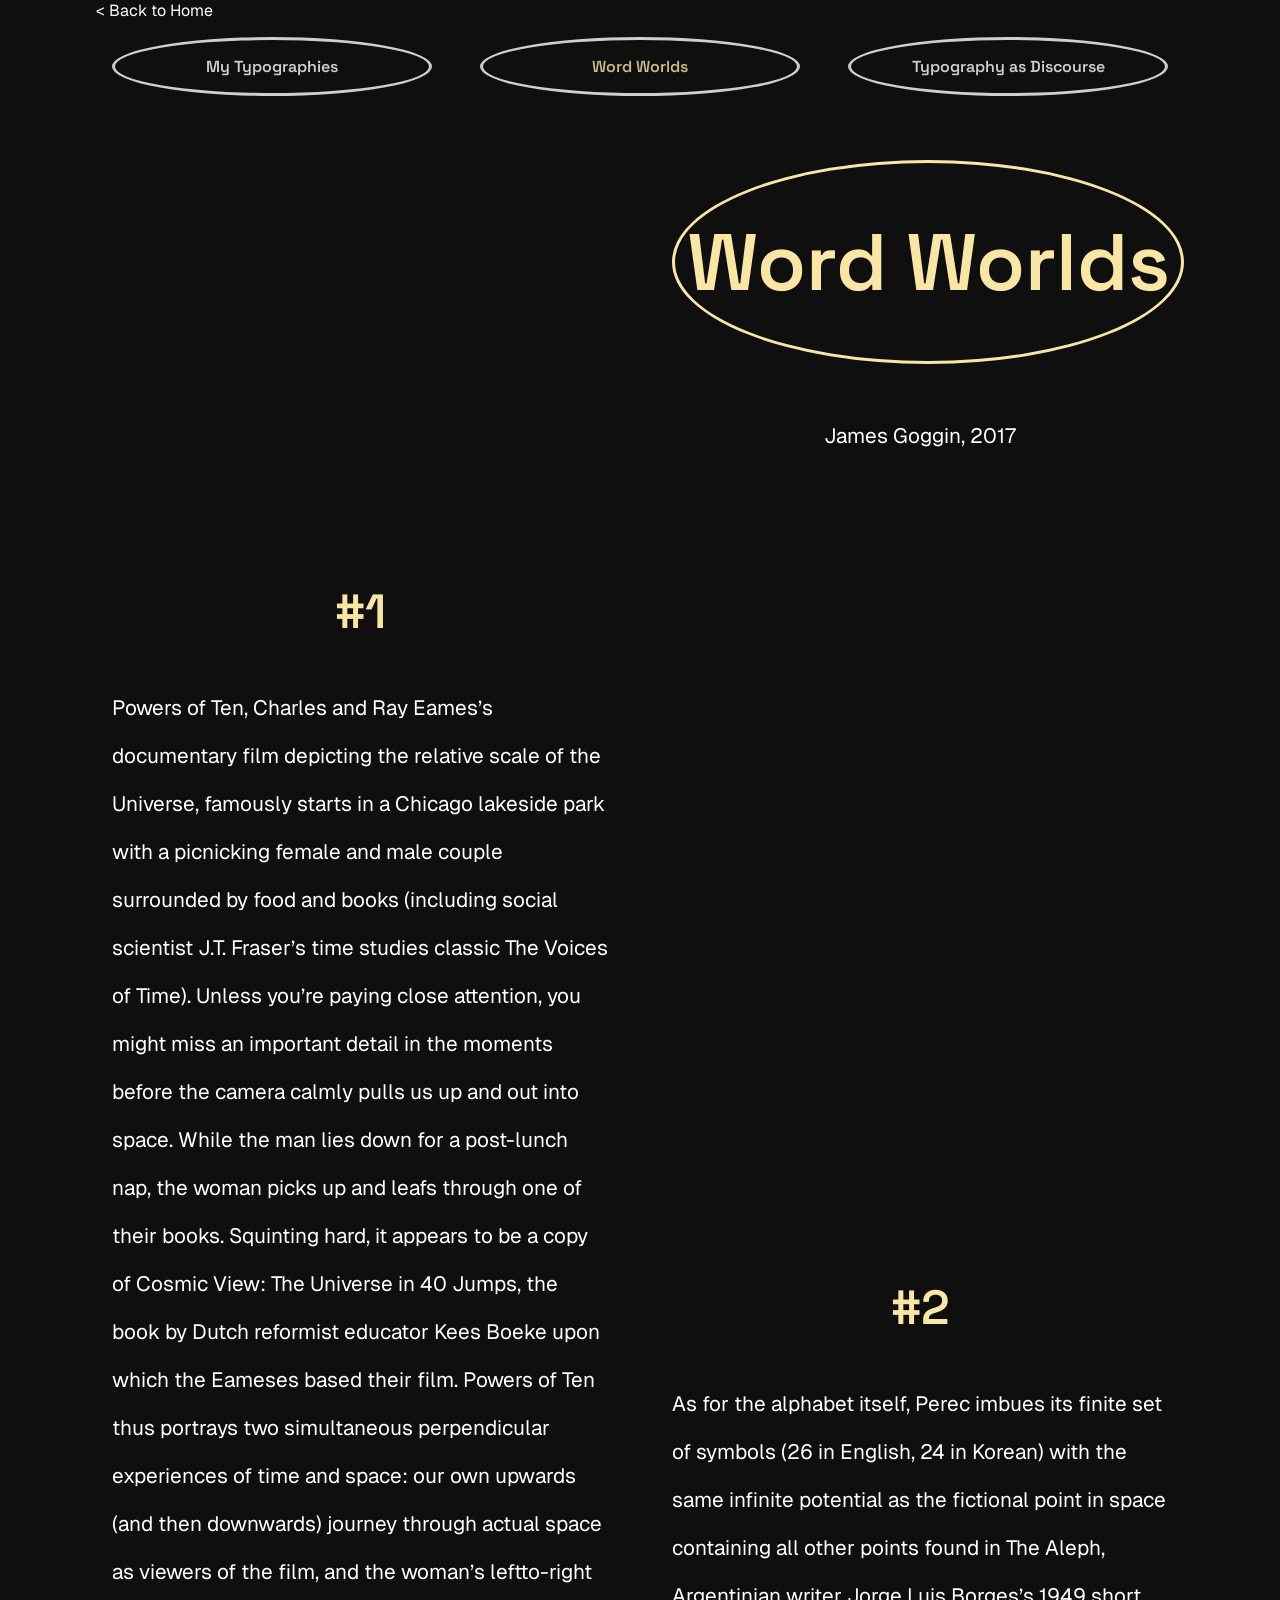
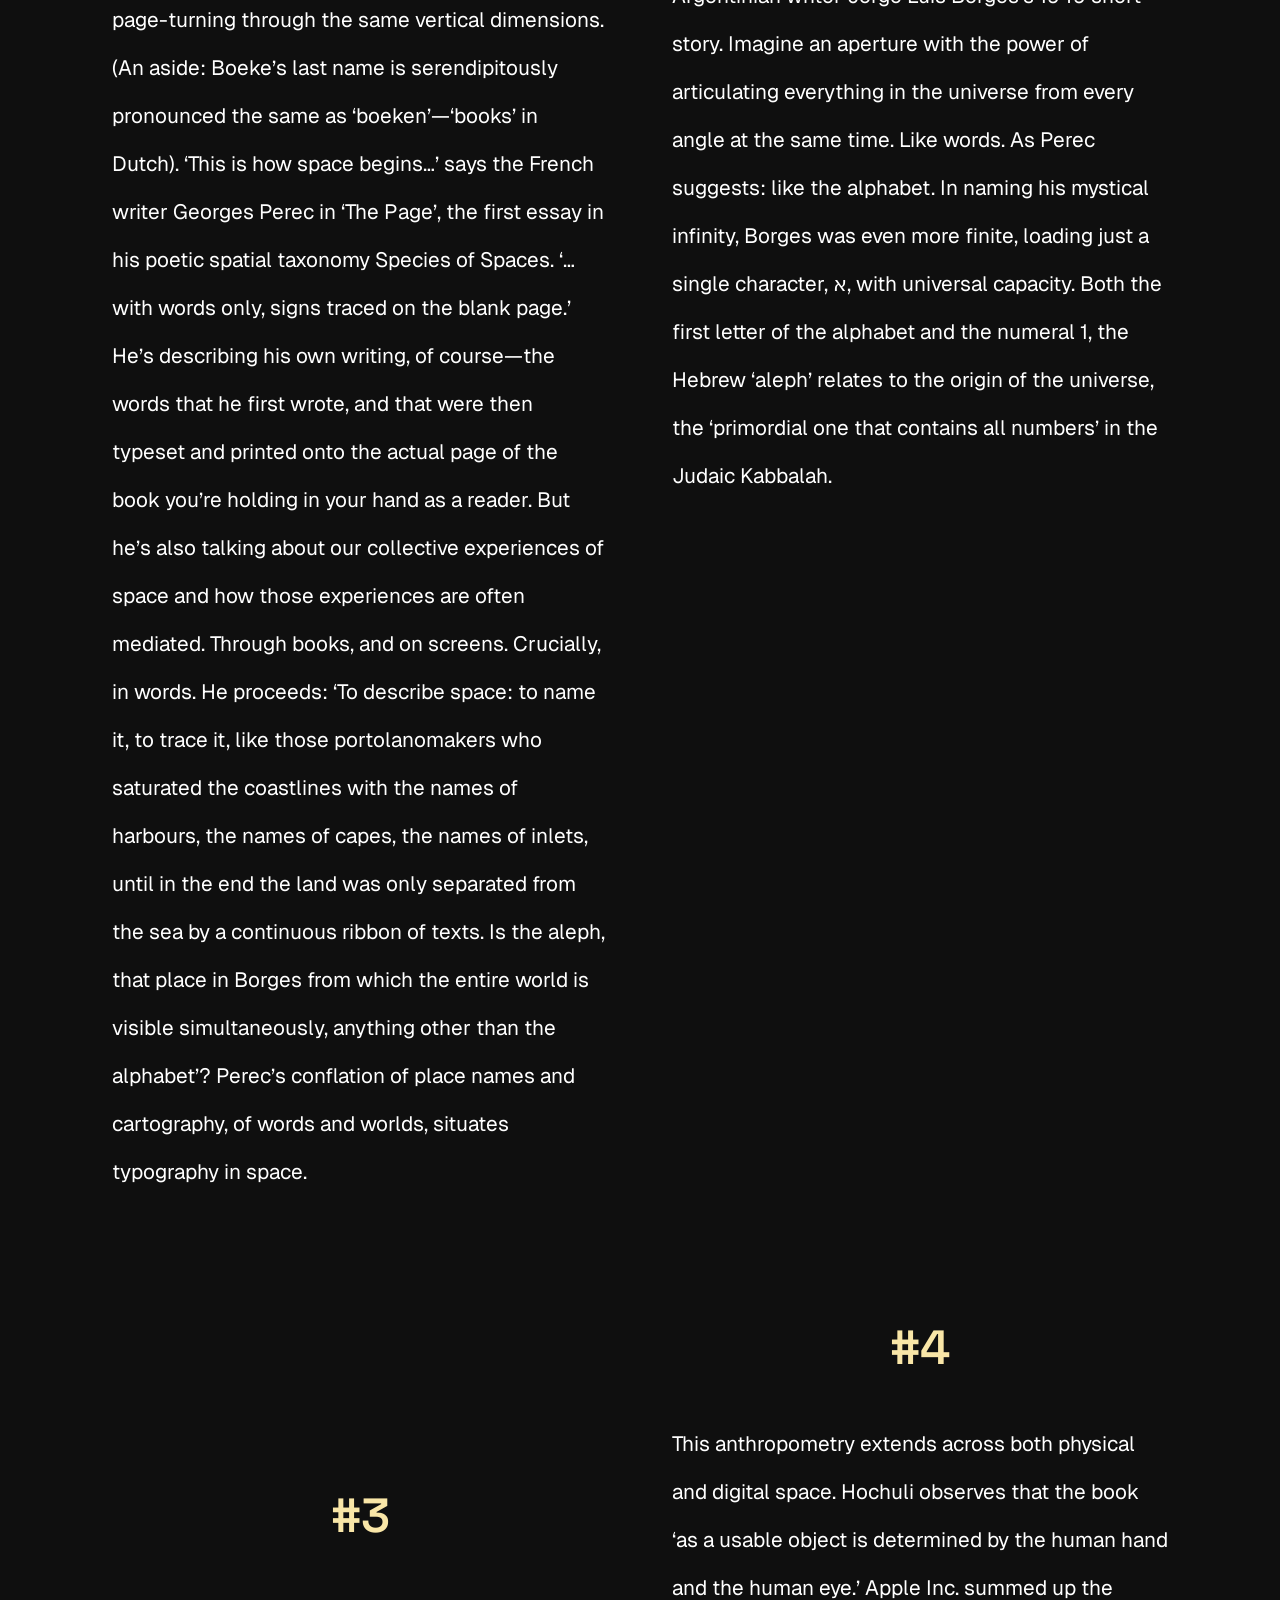
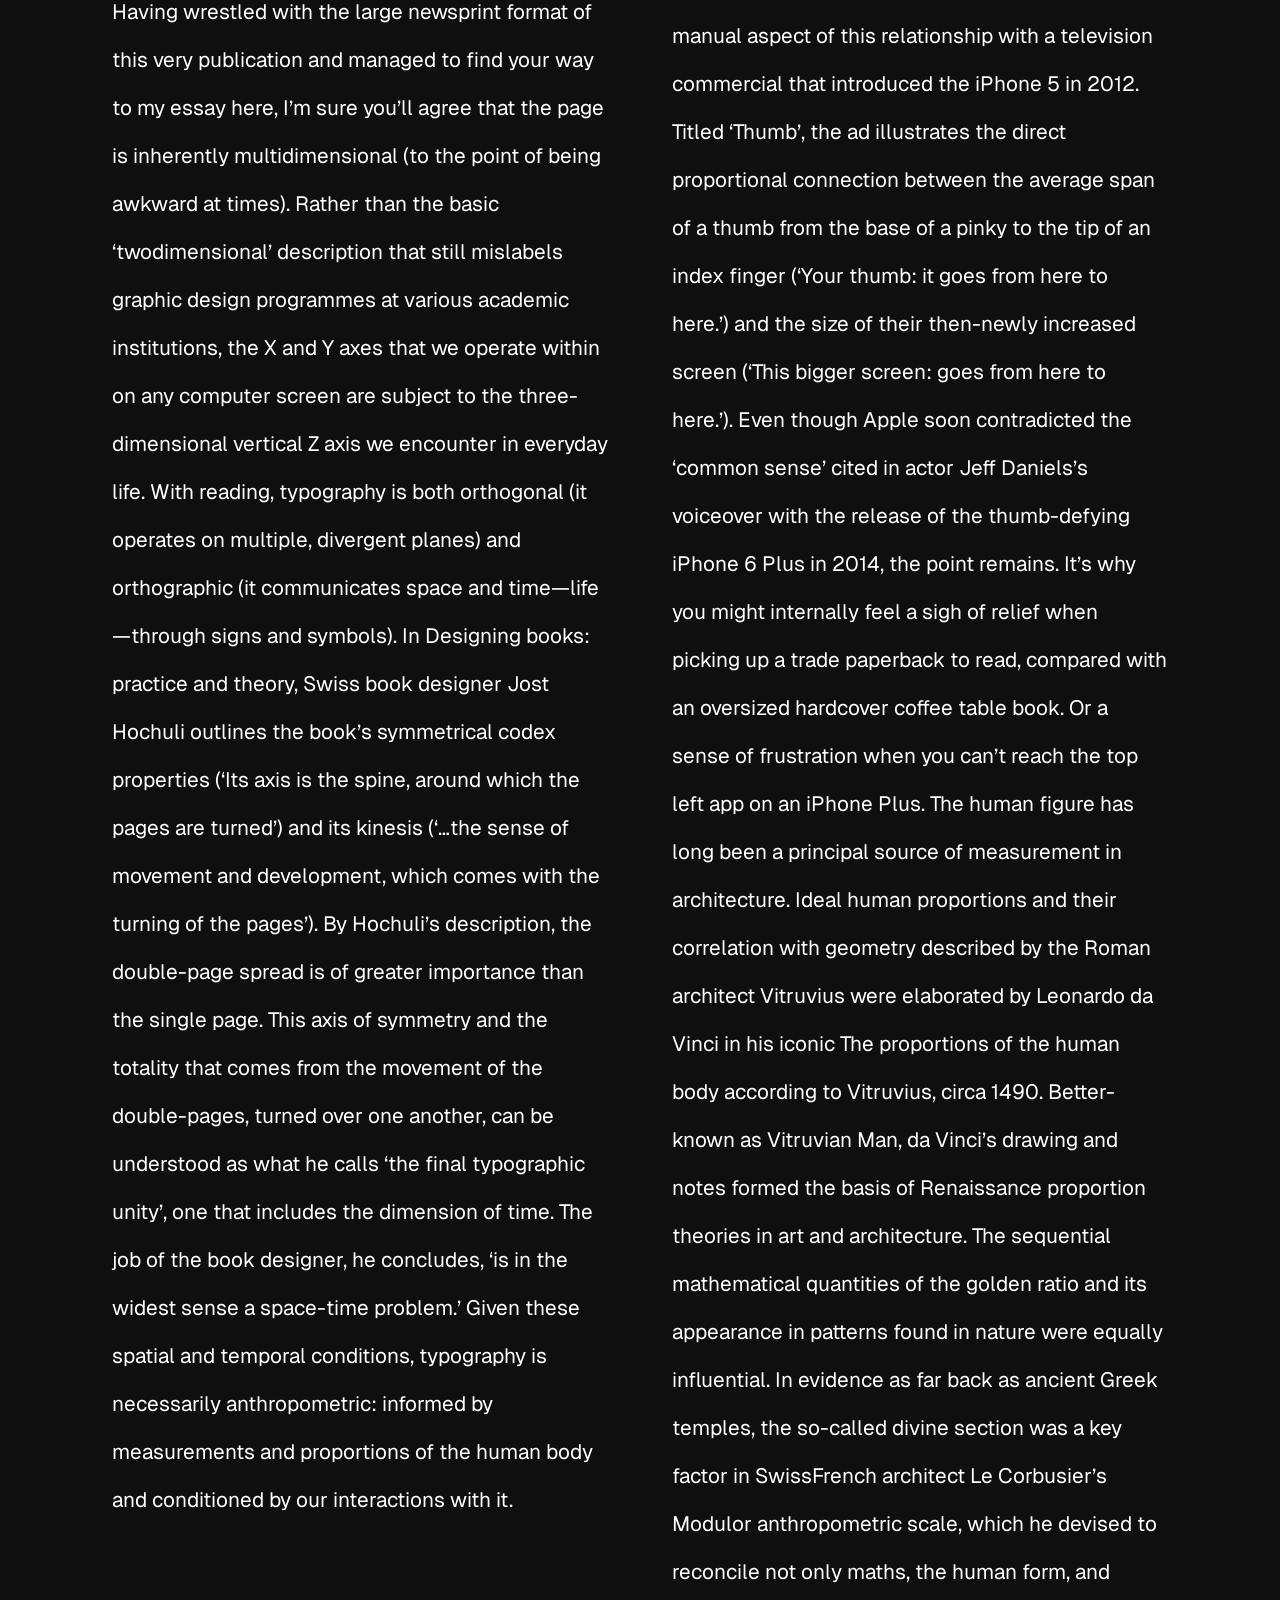
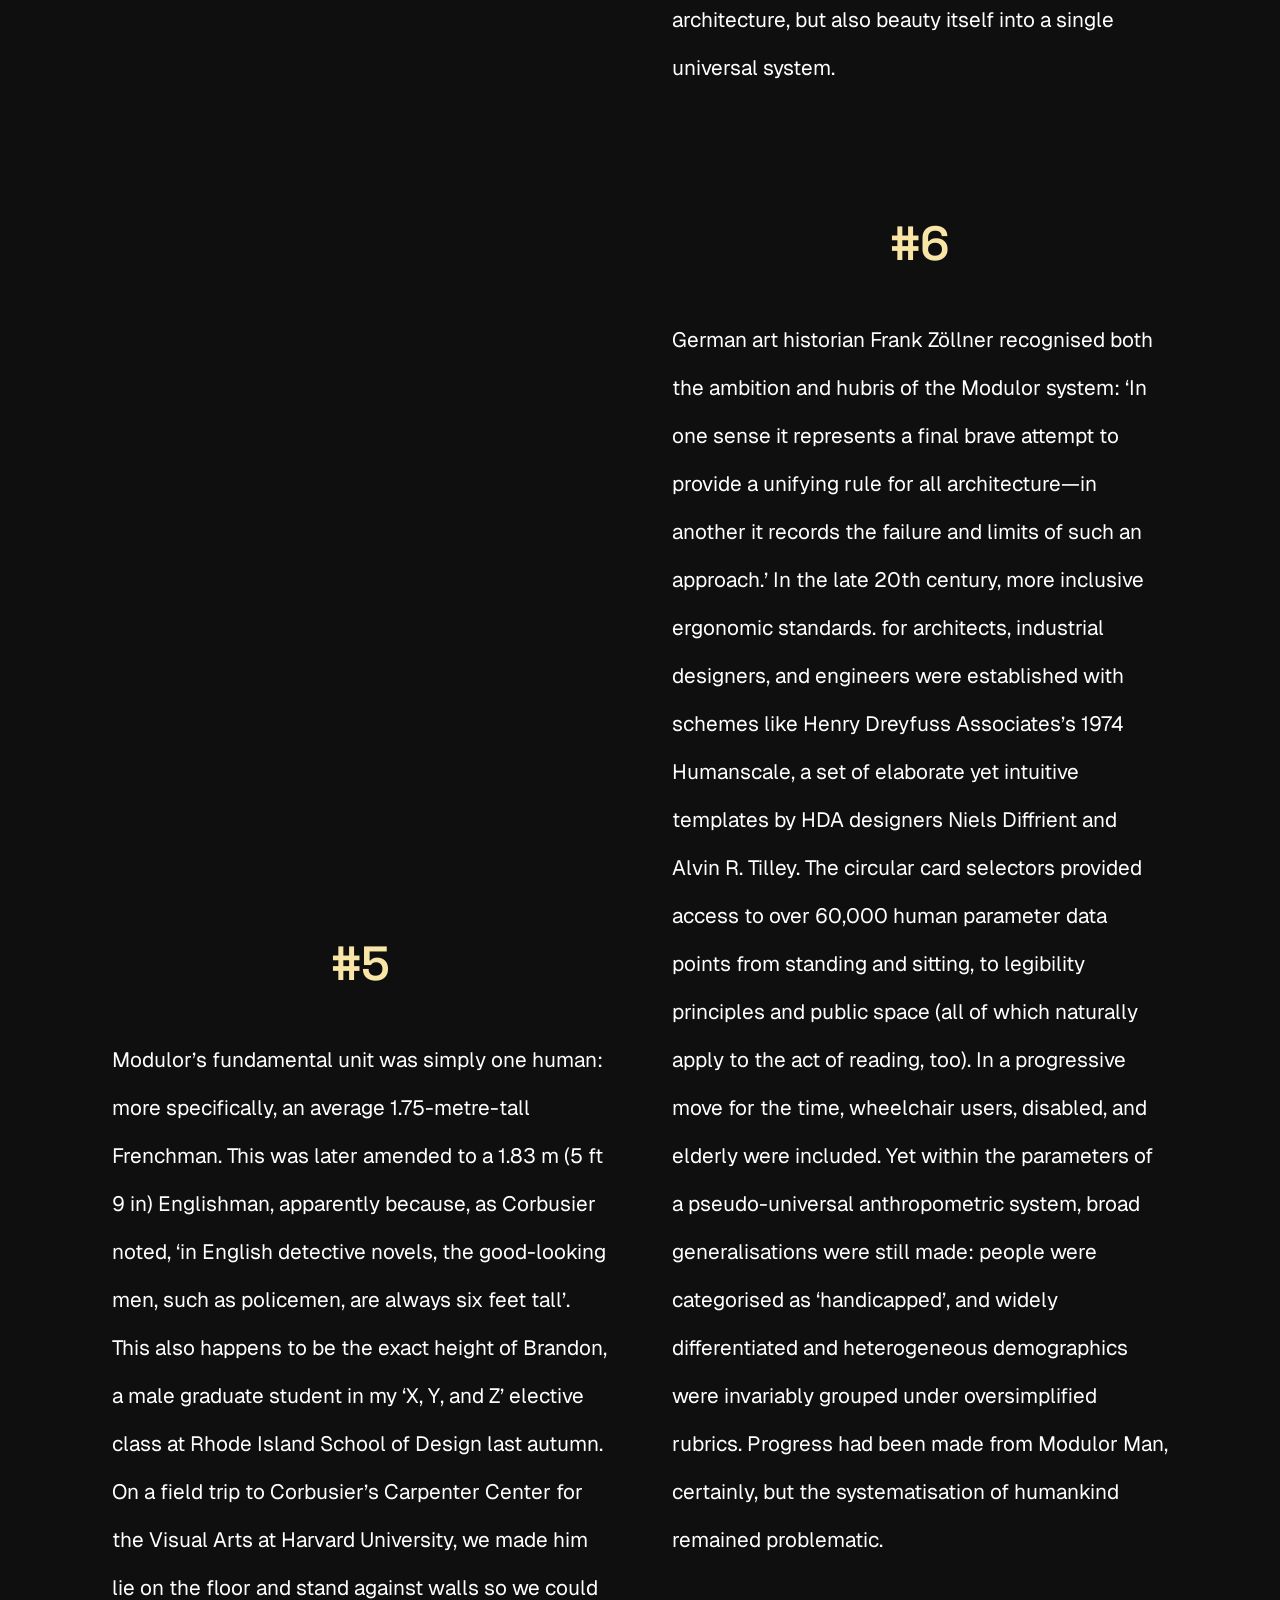
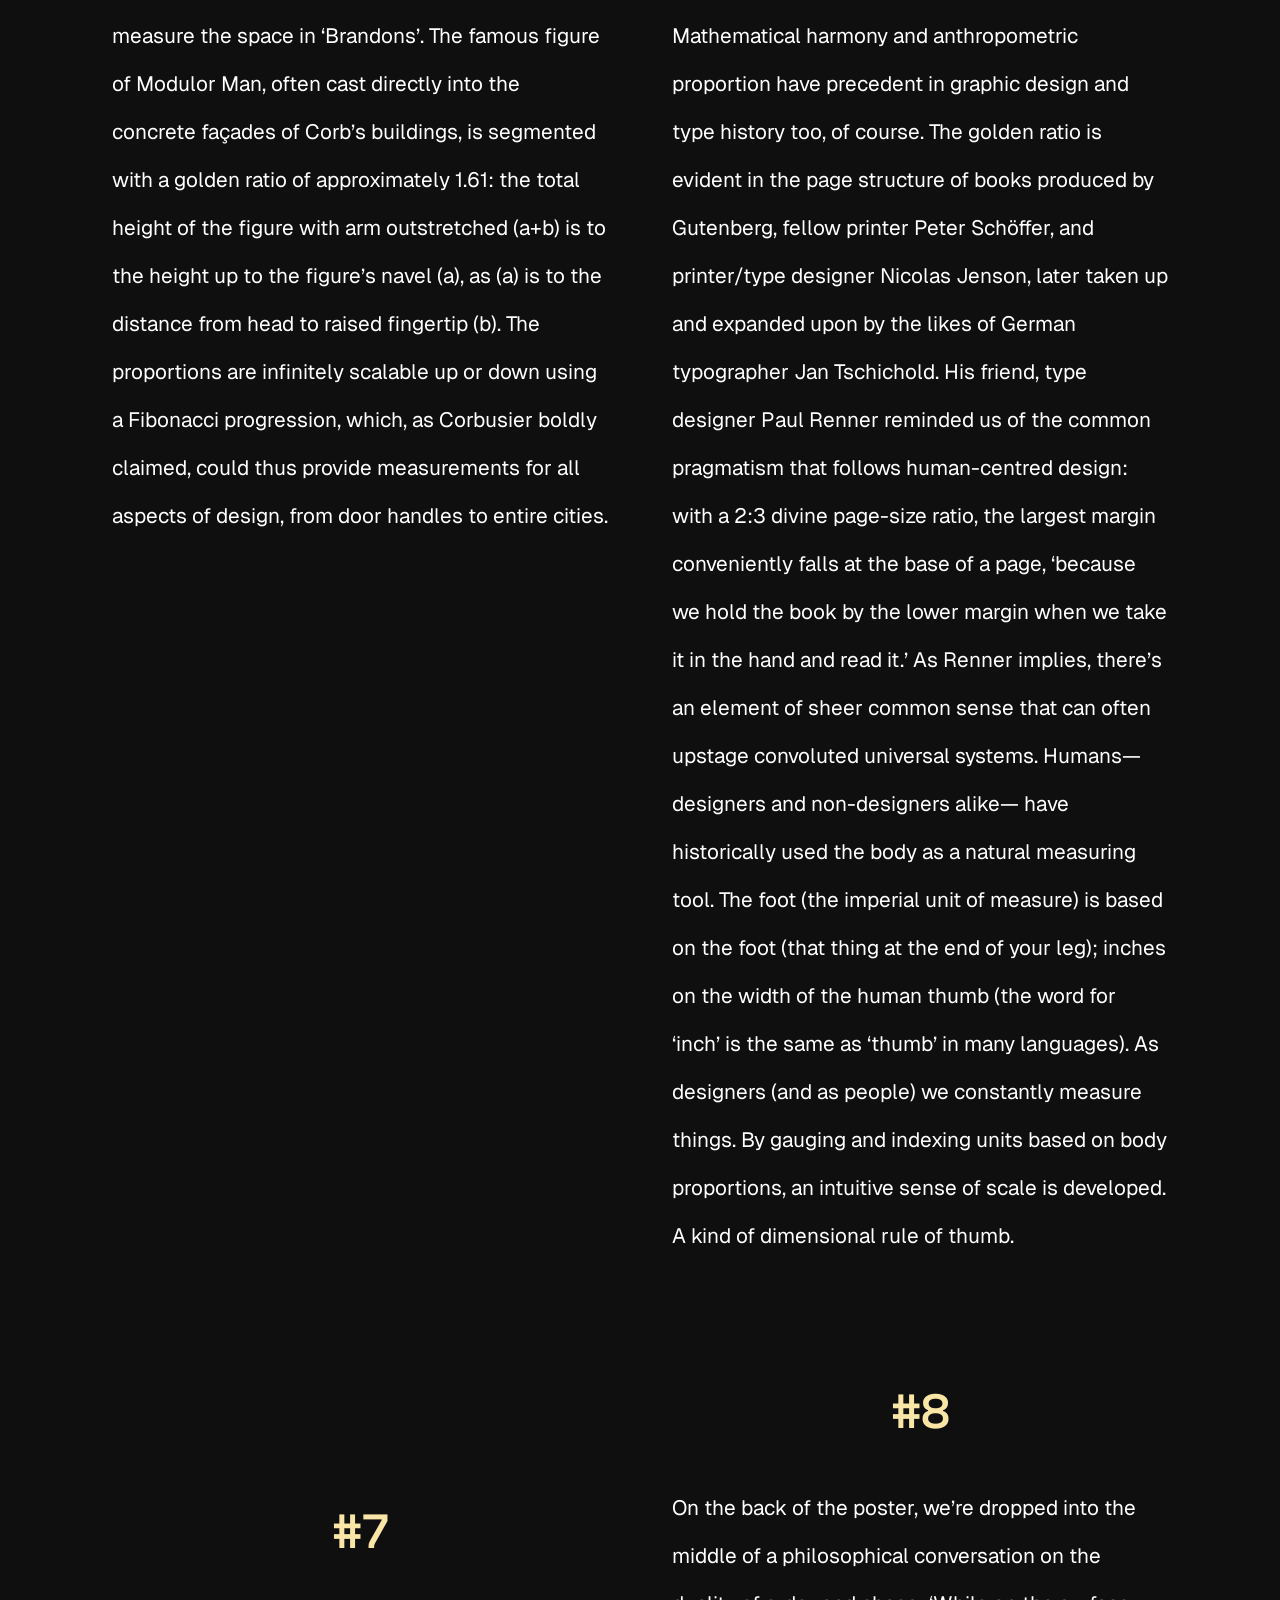
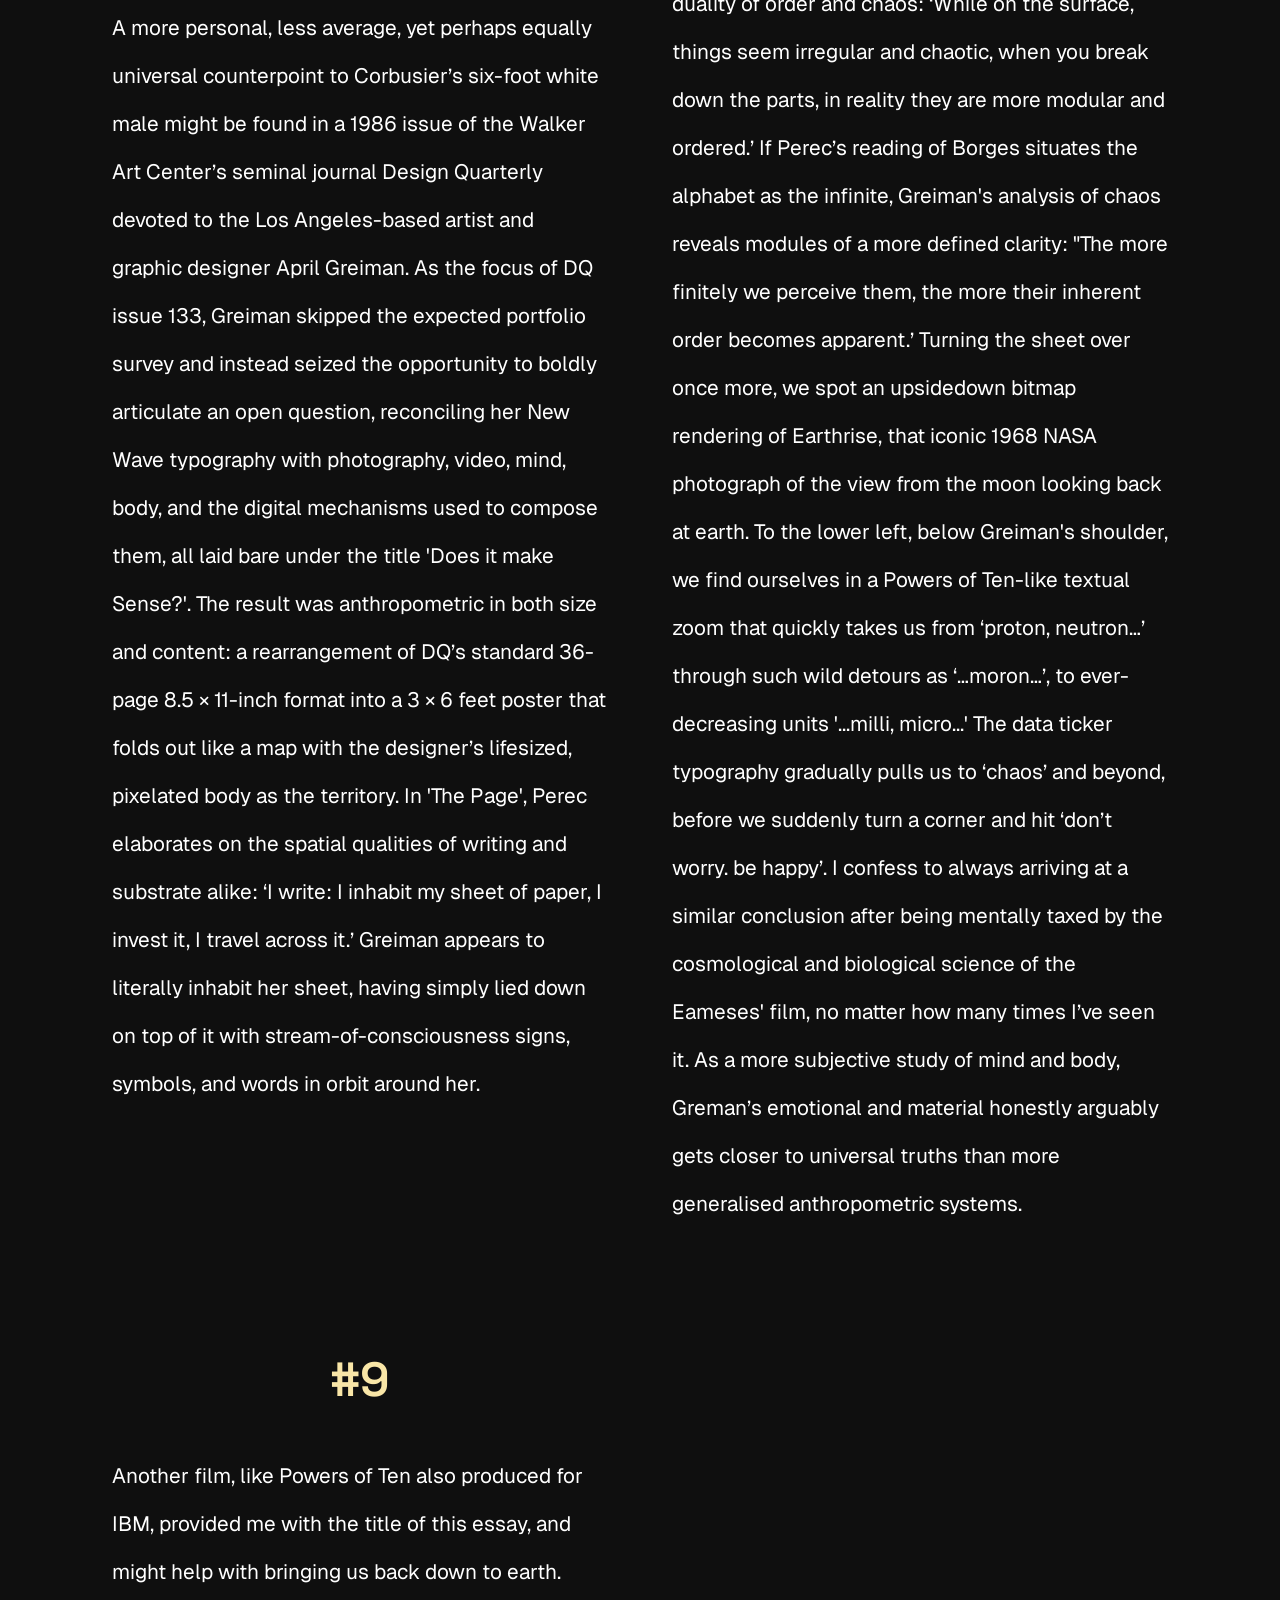
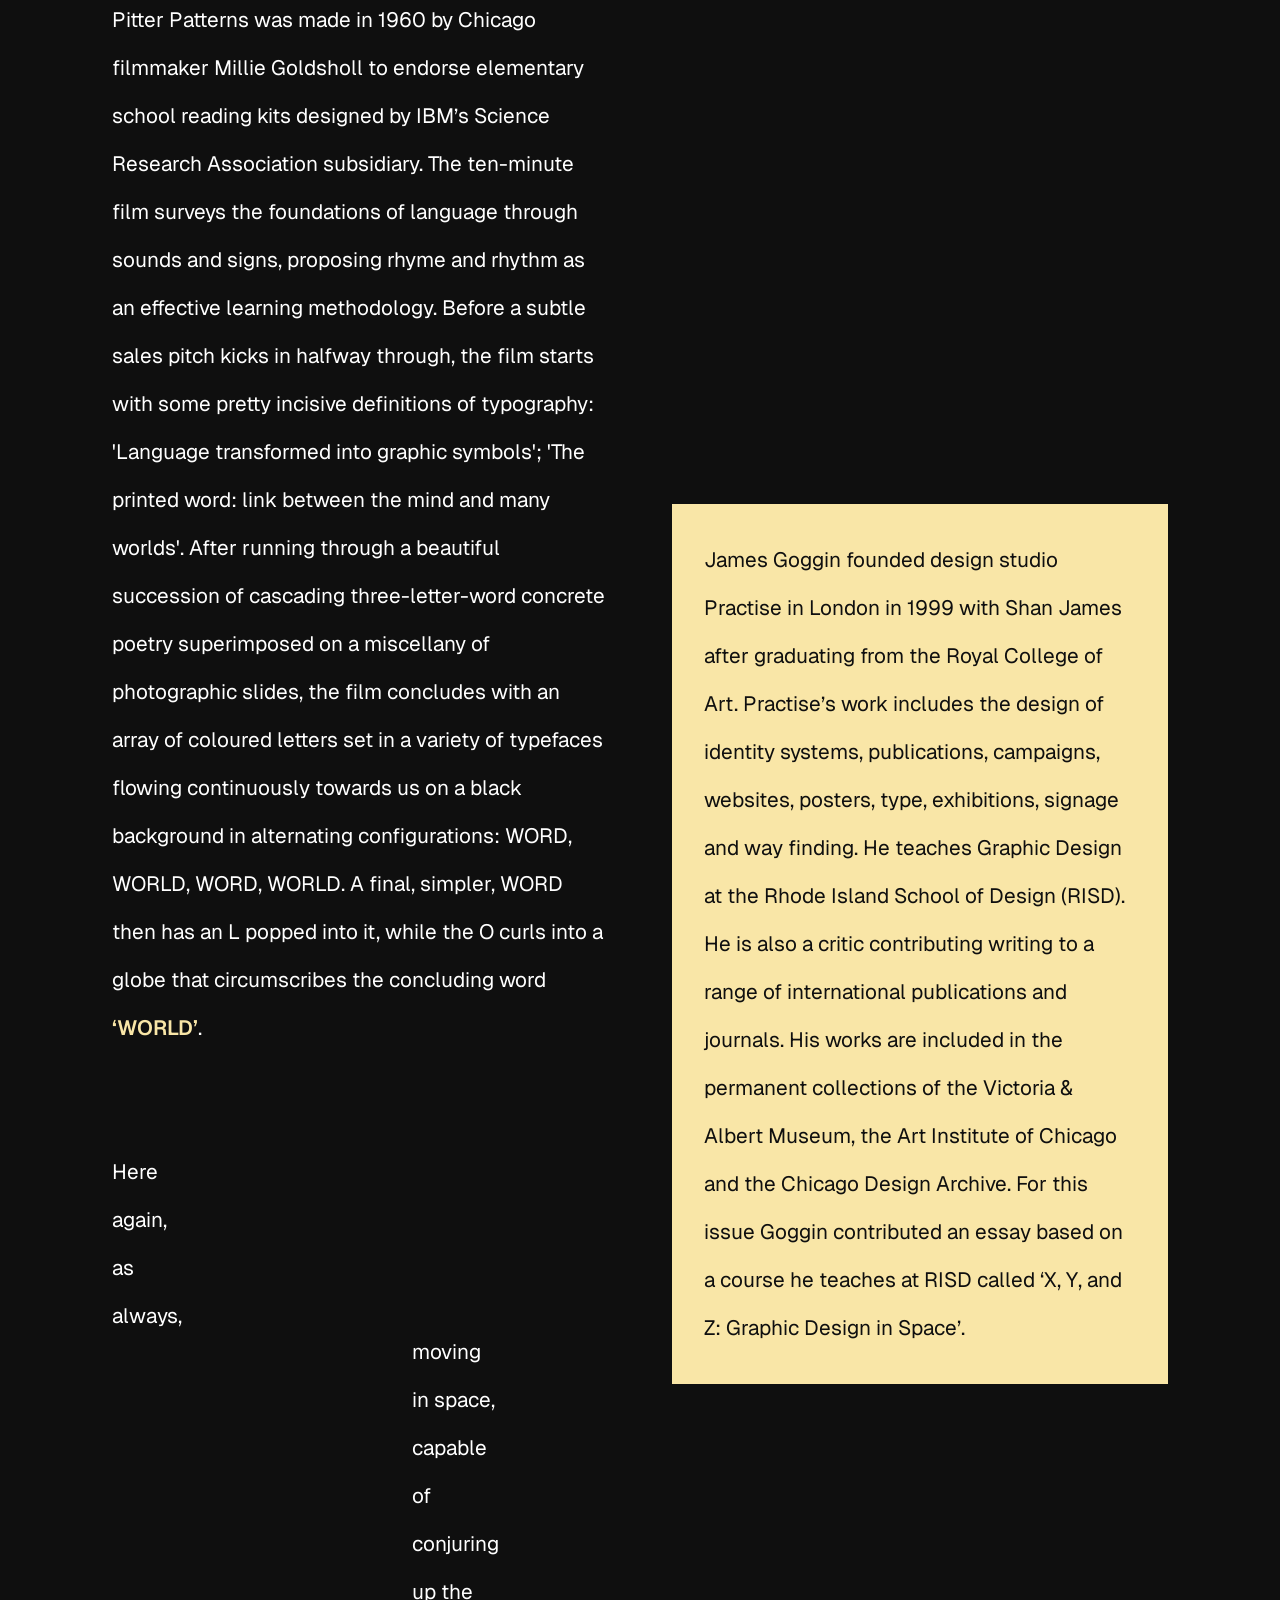
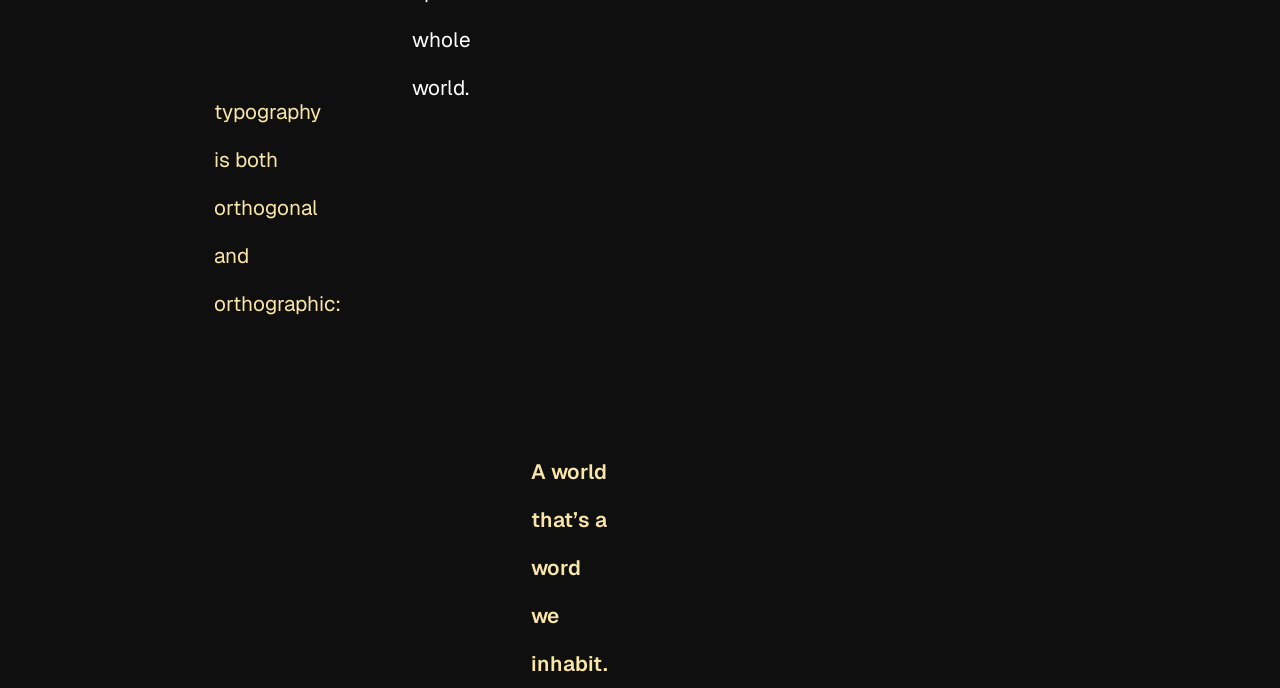
<file: word-worlds/index.html>
<html>
	<head>
		<meta name="viewport" content="width=device-width, initial-scale=1">
		<title>second one</title>
		<style>
			@import '../styles/reset.css' layer(reset);
			@import '../styles/common.css' layer(common);
			@import 'style.css' layer(page);
		</style>
		<link rel="preconnect" href="https://fonts.googleapis.com">
		<link rel="preconnect" href="https://fonts.gstatic.com" crossorigin>
		<link href="https://fonts.googleapis.com/css2?family=Cardo:ital,wght@0,400;0,700;1,400&family=Courier+Prime:ital,wght@0,400;0,700;1,400;1,700&family=Do+Hyeon&family=Geist+Pixel&family=Geist:ital,wght@0,100..900;1,100..900&family=Manrope:wght@200..800&family=Newsreader:ital,opsz,wght@0,6..72,200..800;1,6..72,200..800&family=Oswald:wght@200..700&family=Oxanium:wght@200..800&family=Playfair+Display:ital,wght@0,400..900;1,400..900&family=Space+Grotesk:wght@300..700&family=Syne:wght@400..800&display=swap" rel="stylesheet">
	</head>
	<body>
		<nav>
			<a id= "back-home" href="../"> < Back to Home</a>
			<ol>
				<li><a href="../my-typographies/">My Typographies</a></li>
				<li><a class="active" href="../word-worlds/">Word Worlds</a></li>
				<li><a href="../discourse/">Typography as Discourse</a></li>
			</ol>
		</nav>
		<main>
			<article id="word-worlds"></article>
			<header>
				<hgroup>
					<h2>Word Worlds</h2>
					<p class="time">James Goggin, 2017</p>
				</hgroup>
			</header>
			<section>
				<p class="number">#1</p>
				<p>Powers of Ten, Charles and Ray Eames’s documentary film depicting the relative scale of the Universe, famously starts in a Chicago lakeside park with a picnicking female and male couple surrounded by food and books (including social scientist J.T. Fraser’s time studies classic The Voices of Time). Unless you’re paying close attention, you might miss an important detail in the moments before the camera calmly pulls us up and out into space. While the man lies down for a post-lunch nap, the woman picks up and leafs through one of their books. Squinting hard, it appears to be a copy of Cosmic View: The Universe in 40 Jumps, the book by Dutch reformist educator Kees Boeke upon which the Eameses based their film. Powers of Ten thus portrays two simultaneous perpendicular experiences of time and space: our own upwards (and then downwards) journey through actual space as viewers of the film, and the woman’s leftto-right page-turning through the same vertical dimensions. (An aside: Boeke’s last name is serendipitously pronounced the same as ‘boeken’—‘books’ in Dutch). ‘This is how space begins…’ says the French writer Georges Perec in ‘The Page’, the first essay in his poetic spatial taxonomy Species of Spaces. ‘…with words only, signs traced on the blank page.’ He’s describing his own writing, of course—the words that he first wrote, and that were then typeset and printed onto the actual page of the book you’re holding in your hand as a reader. But he’s also talking about our collective experiences of space and how those experiences are often mediated. Through books, and on screens. Crucially, in words. He proceeds: ‘To describe space: to name it, to trace it, like those portolanomakers who saturated the coastlines with the names of harbours, the names of capes, the names of inlets, until in the end the land was only separated from the sea by a continuous ribbon of texts. Is the aleph, that place in Borges from which the entire world is visible simultaneously, anything other than the alphabet’? Perec’s conflation of place names and cartography, of words and worlds, situates typography in space.</p>
			</section>
			<section>
				<p class="number">#2</p>
				<p>As for the alphabet itself, Perec imbues its finite set of symbols (26 in English, 24 in Korean) with the same infinite potential as the fictional point in space containing all other points found in The Aleph, Argentinian writer Jorge Luis Borges’s 1949 short story. Imagine an aperture with the power of articulating everything in the universe from every angle at the same time. Like words. As Perec suggests: like the alphabet. In naming his mystical infinity, Borges was even more finite, loading just a single character, א, with universal capacity. Both the first letter of the alphabet and the numeral 1, the Hebrew ‘aleph’ relates to the origin of the universe, the ‘primordial one that contains all numbers’ in the Judaic Kabbalah.</p>
			</section>
			<section>
				<p class="number">#3</p>
				<p>Having wrestled with the large newsprint format of this very publication and managed to find your way to my essay here, I’m sure you’ll agree that the page is inherently multidimensional (to the point of being awkward at times). Rather than the basic ‘twodimensional’ description that still mislabels graphic design programmes at various academic institutions, the X and Y axes that we operate within on any computer screen are subject to the three-dimensional vertical Z axis we encounter in everyday life. With reading, typography is both orthogonal (it operates on multiple, divergent planes) and orthographic (it communicates space and time—life—through signs and symbols). In Designing books: practice and theory, Swiss book designer Jost Hochuli outlines the book’s symmetrical codex properties (‘Its axis is the spine, around which the pages are turned’) and its kinesis (‘…the sense of movement and development, which comes with the turning of the pages’). By Hochuli’s description, the double-page spread is of greater importance than the single page. This axis of symmetry and the totality that comes from the movement of the double-pages, turned over one another, can be understood as what he calls ‘the final typographic unity’, one that includes the dimension of time. The job of the book designer, he concludes, ‘is in the widest sense a space-time problem.’ Given these spatial and temporal conditions, typography is necessarily anthropometric: informed by measurements and proportions of the human body and conditioned by our interactions with it.</p>
			</section>
			<section>
				<p class="number">#4</p>
				<p>This anthropometry extends across both physical and digital space. Hochuli observes that the book ‘as a usable object is determined by the human hand and the human eye.’ Apple Inc. summed up the manual aspect of this relationship with a television commercial that introduced the iPhone 5 in 2012. Titled ‘Thumb’, the ad illustrates the direct proportional connection between the average span of a thumb from the base of a pinky to the tip of an index finger (‘Your thumb: it goes from here to here.’) and the size of their then-newly increased screen (‘This bigger screen: goes from here to here.’). Even though Apple soon contradicted the ‘common sense’ cited in actor Jeff Daniels’s voiceover with the release of the thumb-defying iPhone 6 Plus in 2014, the point remains. It’s why you might internally feel a sigh of relief when picking up a trade paperback to read, compared with an oversized hardcover coffee table book. Or a sense of frustration when you can’t reach the top left app on an iPhone Plus. The human figure has long been a principal source of measurement in architecture. Ideal human proportions and their correlation with geometry described by the Roman architect Vitruvius were elaborated by Leonardo da Vinci in his iconic The proportions of the human body according to Vitruvius, circa 1490. Better-known as Vitruvian Man, da Vinci’s drawing and notes formed the basis of Renaissance proportion theories in art and architecture. The sequential mathematical quantities of the golden ratio and its appearance in patterns found in nature were equally influential. In evidence as far back as ancient Greek temples, the so-called divine section was a key factor in SwissFrench architect Le Corbusier’s Modulor anthropometric scale, which he devised to reconcile not only maths, the human form, and architecture, but also beauty itself into a single universal system. </p>
			</section>
			<section>
				<p class="number">#5</p>
				<p>Modulor’s fundamental unit was simply one human: more specifically, an average 1.75-metre-tall Frenchman. This was later amended to a 1.83 m (5 ft 9 in) Englishman, apparently because, as Corbusier noted, ‘in English detective novels, the good-looking men, such as policemen, are always six feet tall’. This also happens to be the exact height of Brandon, a male graduate student in my ‘X, Y, and Z’ elective class at Rhode Island School of Design last autumn. On a field trip to Corbusier’s Carpenter Center for the Visual Arts at Harvard University, we made him lie on the floor and stand against walls so we could measure the space in ‘Brandons’. The famous figure of Modulor Man, often cast directly into the concrete façades of Corb’s buildings, is segmented with a golden ratio of approximately 1.61: the total height of the figure with arm outstretched (a+b) is to the height up to the figure’s navel (a), as (a) is to the distance from head to raised fingertip (b). The proportions are infinitely scalable up or down using a Fibonacci progression, which, as Corbusier boldly claimed, could thus provide measurements for all aspects of design, from door handles to entire cities.</p>
			</section>
			<section>
				<p class="number">#6</p>
				<p>German art historian Frank Zöllner recognised both the ambition and hubris of the Modulor system: ‘In one sense it represents a final brave attempt to provide a unifying rule for all architecture—in another it records the failure and limits of such an approach.’ In the late 20th century, more inclusive ergonomic standards. for architects, industrial designers, and engineers were established with schemes like Henry Dreyfuss Associates’s 1974 Humanscale, a set of elaborate yet intuitive templates by HDA designers Niels Diffrient and Alvin R. Tilley. The circular card selectors provided access to over 60,000 human parameter data points from standing and sitting, to legibility principles and public space (all of which naturally apply to the act of reading, too). In a progressive move for the time, wheelchair users, disabled, and elderly were included. Yet within the parameters of a pseudo-universal anthropometric system, broad generalisations were still made: people were categorised as ‘handicapped’, and widely differentiated and heterogeneous demographics were invariably grouped under oversimplified rubrics. Progress had been made from Modulor Man, certainly, but the systematisation of humankind remained problematic.</p>
				<p>Mathematical harmony and anthropometric proportion have precedent in graphic design and type history too, of course. The golden ratio is evident in the page structure of books produced by Gutenberg, fellow printer Peter Schöffer, and printer/type designer Nicolas Jenson, later taken up and expanded upon by the likes of German typographer Jan Tschichold. His friend, type designer Paul Renner reminded us of the common pragmatism that follows human-centred design: with a 2:3 divine page-size ratio, the largest margin conveniently falls at the base of a page, ‘because we hold the book by the lower margin when we take it in the hand and read it.’ As Renner implies, there’s an element of sheer common sense that can often upstage convoluted universal systems. Humans—designers and non-designers alike— have historically used the body as a natural measuring tool. The foot (the imperial unit of measure) is based on the foot (that thing at the end of your leg); inches on the width of the human thumb (the word for ‘inch’ is the same as ‘thumb’ in many languages). As designers (and as people) we constantly measure things. By gauging and indexing units based on body proportions, an intuitive sense of scale is developed. A kind of dimensional rule of thumb.</p>
			</section>
			<section>
				<p class="number">#7</p>
				<p>A more personal, less average, yet perhaps equally universal counterpoint to Corbusier’s six-foot white male might be found in a 1986 issue of the Walker Art Center’s seminal journal Design Quarterly devoted to the Los Angeles-based artist and graphic designer April Greiman. As the focus of DQ issue 133, Greiman skipped the expected portfolio survey and instead seized the opportunity to boldly articulate an open question, reconciling her New Wave typography with photography, video, mind, body, and the digital mechanisms used to compose them, all laid bare under the title 'Does it make Sense?'. The result was anthropometric in both size and content: a rearrangement of DQ’s standard 36-page 8.5 × 11-inch format into a 3 × 6 feet poster that folds out like a map with the designer’s lifesized, pixelated body as the territory. In 'The Page', Perec elaborates on the spatial qualities of writing and substrate alike: ‘I write: I inhabit my sheet of paper, I invest it, I travel across it.’ Greiman appears to literally inhabit her sheet, having simply lied down on top of it with stream-of-consciousness signs, symbols, and words in orbit around her.</p>
			</section>
			<section>
				<p class="number">#8</p>
				<p>On the back of the poster, we’re dropped into the middle of a philosophical conversation on the duality of order and chaos: ‘While on the surface, things seem irregular and chaotic, when you break down the parts, in reality they are more modular and ordered.’ If Perec’s reading of Borges situates the alphabet as the infinite, Greiman's analysis of chaos reveals modules of a more defined clarity: "The more finitely we perceive them, the more their inherent order becomes apparent.’ Turning the sheet over once more, we spot an upsidedown bitmap rendering of Earthrise, that iconic 1968 NASA photograph of the view from the moon looking back at earth. To the lower left, below Greiman's shoulder, we find ourselves in a Powers of Ten-like textual zoom that quickly takes us from ‘proton, neutron…’ through such wild detours as ‘…moron…’, to ever-decreasing units '...milli, micro...' The data ticker typography gradually pulls us to ‘chaos’ and beyond, before we suddenly turn a corner and hit ‘don’t worry. be happy’. I confess to always arriving at a similar conclusion after being mentally taxed by the cosmological and biological science of the Eameses' film, no matter how many times I’ve seen it. As a more subjective study of mind and body, Greman’s emotional and material honestly arguably gets closer to universal truths than more generalised anthropometric systems.</p>
			</section>
			<section>
				<p class="number">#9</p>
				<p>Another film, like Powers of Ten also produced for IBM, provided me with the title of this essay, and might help with bringing us back down to earth. Pitter Patterns was made in 1960 by Chicago filmmaker Millie Goldsholl to endorse elementary school reading kits designed by IBM’s Science Research Association subsidiary. The ten-minute film surveys the foundations of language through sounds and signs, proposing rhyme and rhythm as an effective learning methodology. Before a subtle sales pitch kicks in halfway through, the film starts with some pretty incisive definitions of typography: 'Language transformed into graphic symbols'; 'The printed word: link between the mind and many worlds'. After running through a beautiful succession of cascading three-letter-word concrete poetry superimposed on a miscellany of photographic slides, the film concludes with an array of coloured letters set in a variety of typefaces flowing continuously towards us on a black background in alternating configurations: WORD, WORLD, WORD, WORLD. A final, simpler, WORD then has an L popped into it, while the O curls into a globe that circumscribes the concluding word <em>‘WORLD’</em>.</p>
					<section class="important">
							<p>Here again, as always,</p>
							<p>typography is both orthogonal and orthographic:</p>
							<p>moving in space, capable of conjuring up the whole world.</p>
							<p>A world that’s a word we inhabit.</p>
					</section>
			</section>
			<section>
				<p class="epigraph">James Goggin founded design studio Practise in London in 1999 with Shan James after graduating from the Royal College of Art. Practise’s work includes the design of identity systems, publications, campaigns, websites, posters, type, exhibitions, signage and way finding. He teaches Graphic Design at the Rhode Island School of Design (RISD). He is also a critic contributing writing to a range of international publications and journals. His works are included in the permanent collections of the Victoria & Albert Museum, the Art Institute of Chicago and the Chicago Design Archive. For this issue Goggin contributed an essay based on a course he teaches at RISD called ‘X, Y, and Z: Graphic Design in Space’.</p>
			</section>
		</main>
	</body>
</html>
</file>
